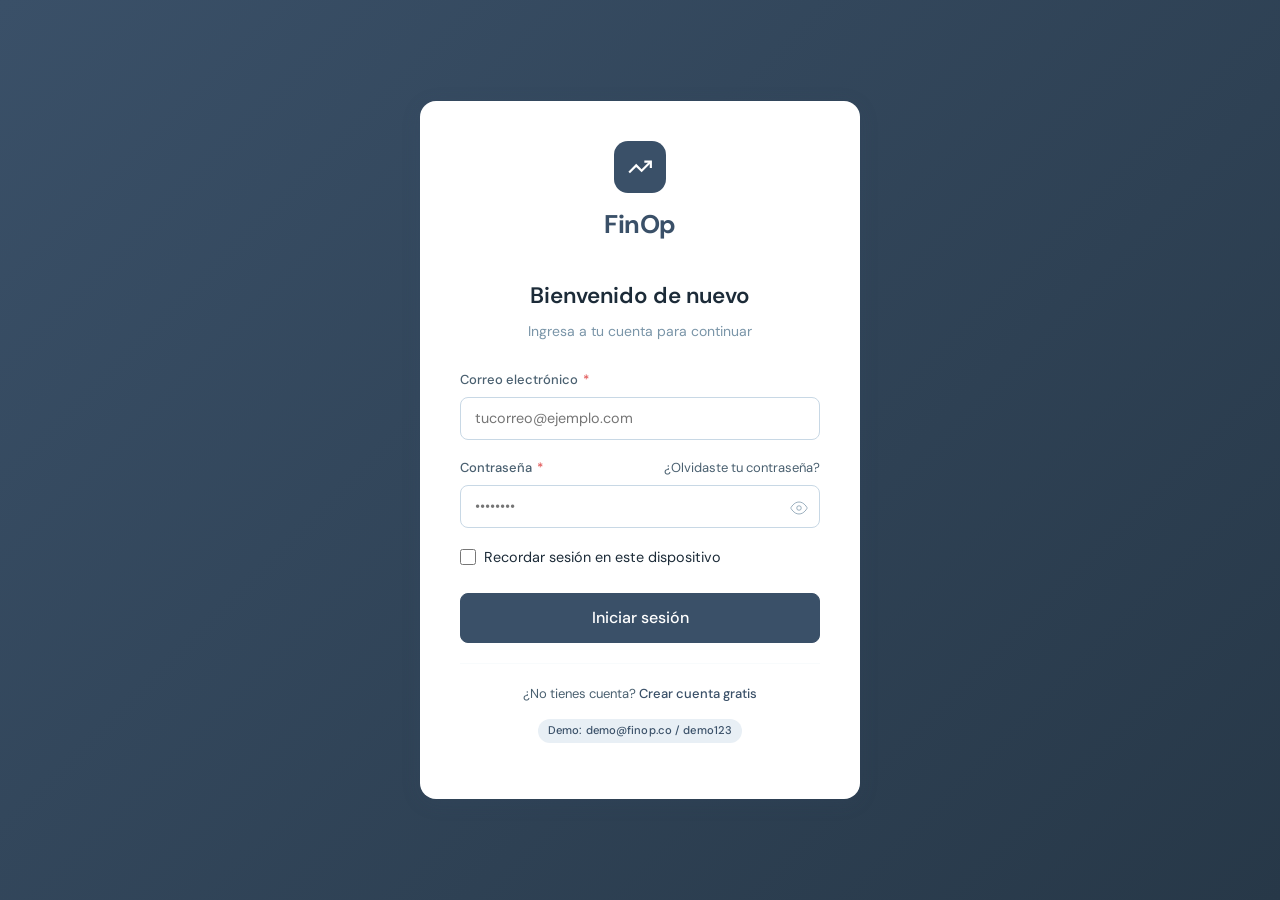
<file: index.html>
<!DOCTYPE html>
<html lang="es">
<head>
  <meta charset="UTF-8">
  <meta http-equiv="refresh" content="0; url=login.html">
  <title>FinOp</title>
</head>
<body>
  <p>Redirigiendo... <a href="login.html">Haz clic aquí</a></p>
</body>
</html>
</file>
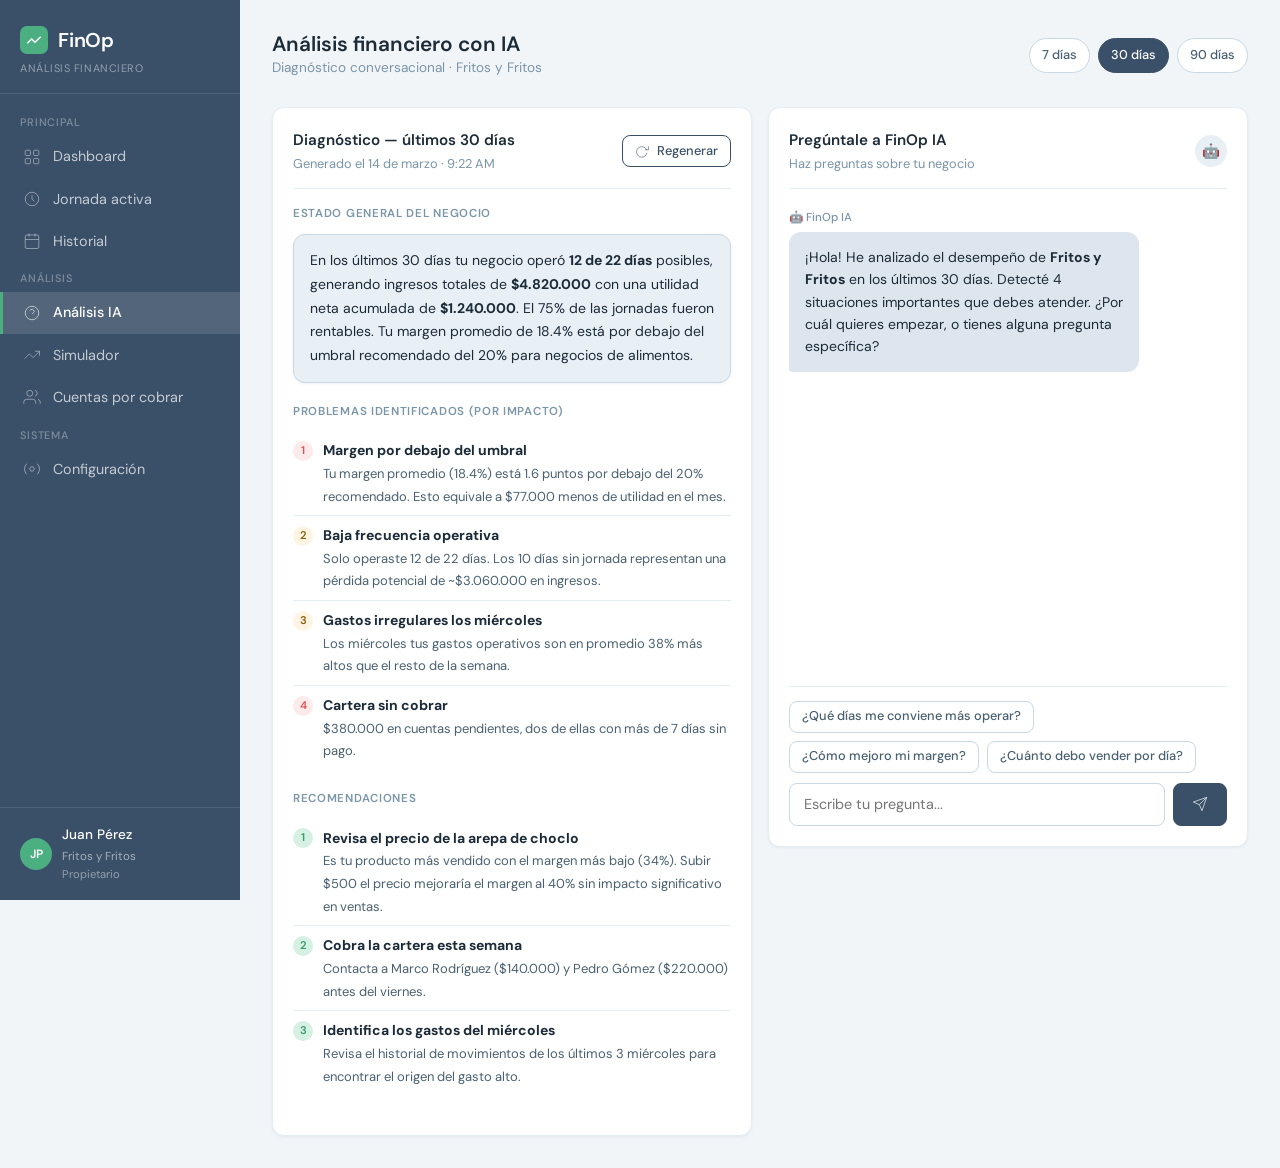
<file: analisis.html>
<!DOCTYPE html>
<html lang="es">
<head>
  <meta charset="UTF-8"><meta name="viewport" content="width=device-width, initial-scale=1.0">
  <title>FinOp — Análisis IA</title>
  <link href="https://cdn.jsdelivr.net/npm/bootstrap@5.3.3/dist/css/bootstrap.min.css" rel="stylesheet">
  <link href="https://fonts.googleapis.com/css2?family=DM+Sans:wght@300;400;500;600&family=DM+Mono:wght@400;500&display=swap" rel="stylesheet">
  <link href="css/finop.css" rel="stylesheet">
  <link href="css/analisis.css" rel="stylesheet">
</head>
<body>
<div id="sidebar-root"></div>
<main class="fo-main">
  <div class="fo-topbar">
    <div><h1 class="fo-page-title">Análisis financiero con IA</h1><p class="fo-page-sub">Diagnóstico conversacional · Fritos y Fritos</p></div>
    <div class="fo-topbar-actions" id="periodo-btns">
      <button class="periodo-btn" onclick="setPeriodo(7,this)">7 días</button>
      <button class="periodo-btn active" onclick="setPeriodo(30,this)">30 días</button>
      <button class="periodo-btn" onclick="setPeriodo(90,this)">90 días</button>
    </div>
  </div>

  <div class="row g-3">
    <!-- Diagnóstico estructurado -->
    <div class="col-md-6">
      <div class="fo-card" style="height:100%;">
        <div class="fo-card-header">
          <div>
            <div class="fo-card-title">Diagnóstico — últimos 30 días</div>
            <div class="fo-card-subtitle" id="diag-fecha">Generado el 14 de marzo · 9:22 AM</div>
          </div>
          <button class="fo-btn fo-btn-outline fo-btn-sm" id="btn-generar" onclick="generarDiagnostico()">
            <svg width="14" height="14" fill="none" stroke="currentColor" viewBox="0 0 24 24"><polyline points="23 4 23 10 17 10"/><path d="M20.49 15a9 9 0 1 1-.43-4.52"/></svg>
            Regenerar
          </button>
        </div>

        <!-- Estado general -->
        <div class="diag-section">
          <div class="diag-section-title">Estado general del negocio</div>
          <div class="fo-card" style="background:var(--fo-info-lt);border-color:var(--fo-surface-dark);padding:.875rem 1rem;" id="estado-general">
            <div style="font-size:.875rem;line-height:1.7;color:var(--fo-text);">
              En los últimos 30 días tu negocio operó <strong>12 de 22 días</strong> posibles, generando ingresos totales de <strong>$4.820.000</strong> con una utilidad neta acumulada de <strong>$1.240.000</strong>. El 75% de las jornadas fueron rentables. Tu margen promedio de 18.4% está por debajo del umbral recomendado del 20% para negocios de alimentos.
            </div>
          </div>
        </div>

        <!-- Problemas -->
        <div class="diag-section">
          <div class="diag-section-title">Problemas identificados (por impacto)</div>
          <div id="problemas-list">
            <div class="diag-item">
              <div class="diag-num danger">1</div>
              <div><strong>Margen por debajo del umbral</strong><br><span class="fo-small">Tu margen promedio (18.4%) está 1.6 puntos por debajo del 20% recomendado. Esto equivale a $77.000 menos de utilidad en el mes.</span></div>
            </div>
            <div class="diag-item">
              <div class="diag-num warning">2</div>
              <div><strong>Baja frecuencia operativa</strong><br><span class="fo-small">Solo operaste 12 de 22 días. Los 10 días sin jornada representan una pérdida potencial de ~$3.060.000 en ingresos.</span></div>
            </div>
            <div class="diag-item">
              <div class="diag-num warning">3</div>
              <div><strong>Gastos irregulares los miércoles</strong><br><span class="fo-small">Los miércoles tus gastos operativos son en promedio 38% más altos que el resto de la semana.</span></div>
            </div>
            <div class="diag-item">
              <div class="diag-num danger">4</div>
              <div><strong>Cartera sin cobrar</strong><br><span class="fo-small">$380.000 en cuentas pendientes, dos de ellas con más de 7 días sin pago.</span></div>
            </div>
          </div>
        </div>

        <!-- Recomendaciones -->
        <div class="diag-section">
          <div class="diag-section-title">Recomendaciones</div>
          <div id="recomendaciones-list">
            <div class="diag-item">
              <div class="diag-num success">1</div>
              <div><strong>Revisa el precio de la arepa de choclo</strong><br><span class="fo-small">Es tu producto más vendido con el margen más bajo (34%). Subir $500 el precio mejoraría el margen al 40% sin impacto significativo en ventas.</span></div>
            </div>
            <div class="diag-item">
              <div class="diag-num success">2</div>
              <div><strong>Cobra la cartera esta semana</strong><br><span class="fo-small">Contacta a Marco Rodríguez ($140.000) y Pedro Gómez ($220.000) antes del viernes.</span></div>
            </div>
            <div class="diag-item">
              <div class="diag-num success">3</div>
              <div><strong>Identifica los gastos del miércoles</strong><br><span class="fo-small">Revisa el historial de movimientos de los últimos 3 miércoles para encontrar el origen del gasto alto.</span></div>
            </div>
          </div>
        </div>
      </div>
    </div>

    <!-- Chat conversacional -->
    <div class="col-md-6">
      <div class="fo-card" style="display:flex;flex-direction:column;height:calc(100vh - 10rem);">
        <div class="fo-card-header">
          <div>
            <div class="fo-card-title">Pregúntale a FinOp IA</div>
            <div class="fo-card-subtitle">Haz preguntas sobre tu negocio</div>
          </div>
          <div style="width:32px;height:32px;background:var(--fo-info-lt);border-radius:50%;display:flex;align-items:center;justify-content:center;font-size:.9rem;">🤖</div>
        </div>
        <div id="chat-messages" style="flex:1;overflow-y:auto;padding:.25rem 0;" class="fo-chat-wrap"></div>
        <div style="padding-top:.875rem;border-top:1px solid var(--fo-border-light);">
          <div style="display:flex;gap:.5rem;flex-wrap:wrap;margin-bottom:.625rem;" id="sugerencias-wrap">
            <button class="fo-btn fo-btn-ghost fo-btn-sm" onclick="sendSugerencia(this.textContent)">¿Qué días me conviene más operar?</button>
            <button class="fo-btn fo-btn-ghost fo-btn-sm" onclick="sendSugerencia(this.textContent)">¿Cómo mejoro mi margen?</button>
            <button class="fo-btn fo-btn-ghost fo-btn-sm" onclick="sendSugerencia(this.textContent)">¿Cuánto debo vender por día?</button>
          </div>
          <div style="display:flex;gap:.5rem;">
            <input class="fo-input" type="text" id="chat-input" placeholder="Escribe tu pregunta..." onkeydown="if(event.key==='Enter')sendMsg()">
            <button class="fo-btn fo-btn-primary" onclick="sendMsg()">
              <svg width="16" height="16" fill="none" stroke="currentColor" viewBox="0 0 24 24"><line x1="22" y1="2" x2="11" y2="13"/><polygon points="22 2 15 22 11 13 2 9 22 2"/></svg>
            </button>
          </div>
        </div>
      </div>
    </div>
  </div>
</main>

<script src="https://cdn.jsdelivr.net/npm/bootstrap@5.3.3/dist/js/bootstrap.bundle.min.js"></script>
<script src="js/finop.js"></script>
<script src="js/analisis.js"></script>
</body></html>
</file>
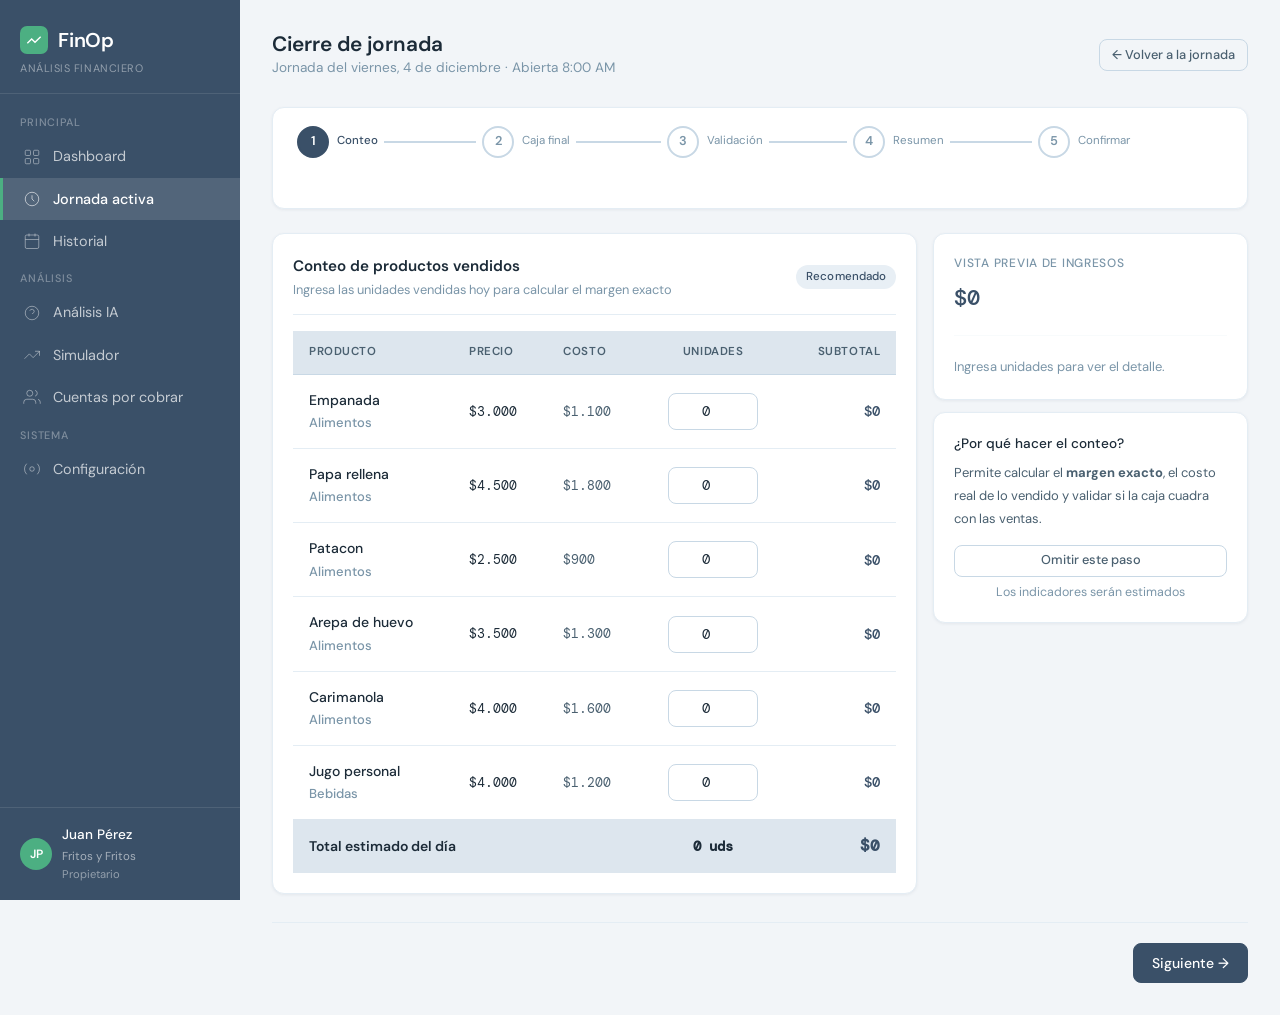
<file: cierre.html>
<!DOCTYPE html>
<html lang="es">
<head>
  <meta charset="UTF-8">
  <meta name="viewport" content="width=device-width, initial-scale=1.0">
  <title>FinOp — Cierre de jornada</title>
  <link href="https://cdn.jsdelivr.net/npm/bootstrap@5.3.3/dist/css/bootstrap.min.css" rel="stylesheet">
  <link href="https://fonts.googleapis.com/css2?family=DM+Sans:wght@300;400;500;600&family=DM+Mono:wght@400;500&display=swap" rel="stylesheet">
  <link href="css/finop.css" rel="stylesheet">
  <link href="css/cierre.css" rel="stylesheet">
</head>
<body>

<div id="sidebar-root"></div>

<main class="fo-main">

  <!-- Topbar -->
  <div class="fo-topbar">
    <div>
      <h1 class="fo-page-title">Cierre de jornada</h1>
      <p class="fo-page-sub" id="topbar-meta">Cargando...</p>
    </div>
    <a href="jornada-activa.html" class="fo-btn fo-btn-ghost fo-btn-sm">← Volver a la jornada</a>
  </div>

  <!-- Indicador de pasos -->
  <div class="step-card">
    <div class="fo-steps">
      <div class="fo-step active" id="ste-1">
        <div class="fo-step-circle" id="sc-1">1</div>
        <span class="fo-step-label">Conteo</span>
        <div class="fo-step-line" id="sl-1"></div>
      </div>
      <div class="fo-step" id="ste-2">
        <div class="fo-step-circle" id="sc-2">2</div>
        <span class="fo-step-label">Caja final</span>
        <div class="fo-step-line" id="sl-2"></div>
      </div>
      <div class="fo-step" id="ste-3">
        <div class="fo-step-circle" id="sc-3">3</div>
        <span class="fo-step-label">Validación</span>
        <div class="fo-step-line" id="sl-3"></div>
      </div>
      <div class="fo-step" id="ste-4">
        <div class="fo-step-circle" id="sc-4">4</div>
        <span class="fo-step-label">Resumen</span>
        <div class="fo-step-line" id="sl-4"></div>
      </div>
      <div class="fo-step" id="ste-5">
        <div class="fo-step-circle" id="sc-5">5</div>
        <span class="fo-step-label">Confirmar</span>
      </div>
    </div>
  </div>

  <!-- ══════════════════════════════════════
       PASO 1 — Conteo de productos
  ════════════════════════════════════════ -->
  <div class="paso visible" id="paso-1">
    <div class="row g-3">
      <div class="col-md-8">
        <div class="fo-card">
          <div class="fo-card-header">
            <div>
              <div class="fo-card-title">Conteo de productos vendidos</div>
              <div class="fo-card-subtitle">Ingresa las unidades vendidas hoy para calcular el margen exacto</div>
            </div>
            <span class="fo-badge fo-badge-info">Recomendado</span>
          </div>
          <div style="overflow-x:auto;">
            <table class="fo-table" style="min-width:480px;">
              <thead>
                <tr>
                  <th>Producto</th>
                  <th>Precio</th>
                  <th>Costo</th>
                  <th style="text-align:center;">Unidades</th>
                  <th style="text-align:right;">Subtotal</th>
                </tr>
              </thead>
              <tbody id="conteo-tbody"></tbody>
              <tfoot>
                <tr style="background:var(--fo-surface);">
                  <td colspan="3" style="font-weight:600;font-size:.875rem;padding:.875rem 1rem;">
                    Total estimado del día
                  </td>
                  <td style="font-family:var(--fo-font-mono);font-weight:600;text-align:center;padding:.875rem 1rem;"
                      id="tfoot-uds">0 uds</td>
                  <td style="font-family:var(--fo-font-mono);font-weight:700;color:var(--fo-primary);text-align:right;padding:.875rem 1rem;font-size:1rem;"
                      id="tfoot-total">$0</td>
                </tr>
              </tfoot>
            </table>
          </div>
        </div>
      </div>

      <div class="col-md-4">
        <!-- Vista previa en tiempo real -->
        <div class="fo-card" style="margin-bottom:.75rem;">
          <div class="fo-label" style="margin-bottom:.5rem;">Vista previa de ingresos</div>
          <div id="preview-ingresos" class="fo-amount" style="font-size:1.35rem;">$0</div>
          <hr class="fo-divider">
          <div id="preview-productos" class="fo-small" style="color:var(--fo-text-muted);line-height:1.7;">
            Ingresa unidades para ver el detalle.
          </div>
        </div>

        <div class="fo-card">
          <div style="font-size:.85rem;font-weight:500;margin-bottom:.5rem;">¿Por qué hacer el conteo?</div>
          <div class="fo-small" style="color:var(--fo-text-secondary);line-height:1.75;margin-bottom:.875rem;">
            Permite calcular el <strong>margen exacto</strong>, el costo real de lo vendido y validar si la caja cuadra con las ventas.
          </div>
          <button class="fo-btn fo-btn-ghost fo-btn-sm fo-btn-block" id="btn-omitir">
            Omitir este paso
          </button>
          <div class="fo-hint text-center" style="margin-top:.375rem;">Los indicadores serán estimados</div>
        </div>
      </div>
    </div>
  </div>

  <!-- ══════════════════════════════════════
       PASO 2 — Caja final
  ════════════════════════════════════════ -->
  <div class="paso" id="paso-2">
    <div class="row justify-content-center">
      <div class="col-md-5">
        <div class="fo-card" style="padding:2.5rem 2rem;text-align:center;">
          <div style="font-size:3rem;margin-bottom:1rem;">💰</div>
          <div class="fo-subheading" style="margin-bottom:.375rem;">¿Cuánto hay en caja ahora?</div>
          <div class="fo-muted" style="margin-bottom:1.75rem;">
            Cuenta el efectivo físico antes de cerrar la jornada
          </div>

          <div class="caja-big-wrap" id="caja-big-wrap">
            <div class="caja-big-prefix">$</div>
            <input
              type="number"
              id="caja-final-input"
              placeholder="0"
              min="0"
              step="1000"
              autocomplete="off"
            >
          </div>
          <div id="caja-error-msg">Ingresa el valor de caja para continuar.</div>

          <div style="margin-top:1.25rem;display:flex;flex-direction:column;gap:.375rem;">
            <div class="fo-hint">Caja inicial: <strong id="hint-caja-ini">$150.000</strong></div>
            <div class="fo-hint">Caja esperada según movimientos: <strong id="hint-caja-esp" style="color:var(--fo-primary);">calculando...</strong></div>
          </div>
        </div>
      </div>
    </div>
  </div>

  <!-- ══════════════════════════════════════
       PASO 3 — Validación de caja
  ════════════════════════════════════════ -->
  <div class="paso" id="paso-3">
    <div class="row g-3 justify-content-center">
      <div class="col-lg-9">
        <div class="fo-card">
          <div class="fo-card-header">
            <div class="fo-card-title">Reconciliación de caja</div>
            <span class="fo-badge" id="val-badge">—</span>
          </div>
          <div class="row g-3">
            <!-- Desglose caja esperada -->
            <div class="col-md-5">
              <div style="background:var(--fo-surface);border-radius:var(--fo-radius-lg);padding:1.25rem;height:100%;">
                <div class="fo-label" style="margin-bottom:.5rem;">Caja esperada</div>
                <div class="fo-amount" id="val-esperada" style="margin-bottom:.875rem;">$0</div>
                <div style="height:1px;background:var(--fo-border);margin:.625rem 0;"></div>
                <div id="val-desglose"></div>
              </div>
            </div>
            <!-- Caja registrada y diferencia -->
            <div class="col-md-7">
              <div style="background:var(--fo-surface);border-radius:var(--fo-radius-lg);padding:1.125rem;text-align:center;margin-bottom:.75rem;">
                <div class="fo-label" style="margin-bottom:.375rem;">Caja que contaste</div>
                <div class="fo-amount" id="val-registrada">$0</div>
              </div>
              <div class="diff-box" id="diff-box">
                <div class="fo-label" style="margin-bottom:.375rem;" id="diff-lbl">Diferencia</div>
                <div class="diff-val" id="diff-valor">$0</div>
                <div style="font-size:.775rem;margin-top:.375rem;" id="diff-hint"></div>
              </div>
              <div class="fo-alert" id="val-alert" style="margin-top:.75rem;">
                <span class="fo-alert-icon" id="val-icon">ℹ️</span>
                <div class="fo-alert-text fo-small" id="val-msg"></div>
              </div>
            </div>
          </div>
        </div>
      </div>
    </div>
  </div>

  <!-- ══════════════════════════════════════
       PASO 4 — Resumen financiero
  ════════════════════════════════════════ -->
  <div class="paso" id="paso-4">
    <div class="row g-3">
      <!-- Estado de resultados -->
      <div class="col-md-6">
        <div class="fo-card">
          <div class="fo-card-header">
            <div class="fo-card-title">Estado de resultados del día</div>
            <span class="fo-badge" id="r-precision-badge">—</span>
          </div>

          <div class="fo-summary-row">
            <span class="s-label">Ingresos operativos</span>
            <span class="s-value" id="r-ingresos">—</span>
          </div>
          <div class="fo-summary-row s-neg">
            <span class="s-label">Costo de lo vendido</span>
            <span class="s-value" id="r-costo">—</span>
          </div>
          <div class="fo-summary-row s-pos highlight">
            <span class="s-label">Utilidad bruta</span>
            <span class="s-value" id="r-util-bruta">—</span>
          </div>

          <hr class="fo-divider" style="margin:.5rem 0;">

          <div class="fo-summary-row s-neg">
            <span class="s-label">Gastos de la jornada</span>
            <span class="s-value" id="r-gastos">—</span>
          </div>
          <div class="fo-summary-row s-neg">
            <span class="s-label">Costos fijos del día</span>
            <span class="s-value" id="r-fijos">—</span>
          </div>
          <div class="fo-summary-row s-total" id="r-neta-row">
            <span class="s-label">Utilidad neta</span>
            <span class="s-value" id="r-neta">—</span>
          </div>

          <!-- Resultado del día -->
          <div class="fo-day-result" id="result-card" style="margin-top:1rem;">
            <span class="fo-day-result-icon" id="res-icon">—</span>
            <div>
              <div class="fo-day-result-title" id="res-title">Calculando...</div>
              <div class="fo-day-result-sub"  id="res-sub"></div>
            </div>
          </div>
        </div>
      </div>

      <!-- Indicadores + productos -->
      <div class="col-md-6">
        <div class="fo-card" style="margin-bottom:1rem;">
          <div class="fo-card-header">
            <div class="fo-card-title">Indicadores del día</div>
          </div>
          <div class="fo-summary-row">
            <span class="s-label">Margen de ganancia</span>
            <span class="s-value" id="r-margen">—</span>
          </div>
          <div class="fo-summary-row">
            <span class="s-label">Punto de equilibrio diario</span>
            <span class="s-value" id="r-equilibrio">—</span>
          </div>
          <div class="fo-summary-row" style="border:none;">
            <span class="s-label">Diferencia de caja</span>
            <span class="s-value" id="r-diff">—</span>
          </div>
          <div style="margin-top:.875rem;">
            <div style="display:flex;justify-content:space-between;align-items:center;margin-bottom:.375rem;">
              <div class="fo-label">Margen del día</div>
              <div class="fo-label" style="color:var(--fo-text-muted);">Objetivo 20%</div>
            </div>
            <div style="display:flex;align-items:center;gap:.75rem;">
              <div class="fo-progress-wrap" style="flex:1;">
                <div class="fo-progress-bar" id="margen-bar" style="width:0%;"></div>
              </div>
              <span class="fo-mono" id="margen-bar-lbl" style="min-width:42px;text-align:right;">0%</span>
            </div>
          </div>
        </div>

        <div class="fo-card">
          <div class="fo-card-header">
            <div class="fo-card-title">Detalle de ventas</div>
          </div>
          <div id="r-detalle-ventas"></div>
        </div>
      </div>
    </div>
  </div>

  <!-- ══════════════════════════════════════
       PASO 5 — Confirmación
  ════════════════════════════════════════ -->
  <div class="paso" id="paso-5">
    <div class="row justify-content-center">
      <div class="col-md-6">
        <div class="fo-card" style="padding:2rem;text-align:center;">
          <div style="font-size:3rem;margin-bottom:1rem;">📋</div>
          <div class="fo-subheading" style="margin-bottom:.375rem;">¿Confirmar el cierre?</div>
          <div class="fo-muted" style="margin-bottom:1.75rem;">
            Una vez cerrada la jornada solo puede modificarse con una justificación registrada en auditoría.
          </div>

          <!-- Resumen ejecutivo -->
          <div class="fo-card" style="background:var(--fo-surface);border:none;text-align:left;margin-bottom:1.25rem;">
            <div class="fo-summary-row">
              <span class="s-label">Fecha de jornada</span>
              <span class="s-value" id="cf-fecha">—</span>
            </div>
            <div class="fo-summary-row">
              <span class="s-label">Ingresos del día</span>
              <span class="s-value" id="cf-ingresos">—</span>
            </div>
            <div class="fo-summary-row">
              <span class="s-label">Utilidad neta</span>
              <span class="s-value" id="cf-neta">—</span>
            </div>
            <div class="fo-summary-row">
              <span class="s-label">Margen de ganancia</span>
              <span class="s-value" id="cf-margen">—</span>
            </div>
            <div class="fo-summary-row">
              <span class="s-label">Diferencia de caja</span>
              <span class="s-value" id="cf-diff">—</span>
            </div>
            <div class="fo-summary-row" style="border:none;">
              <span class="s-label">Estado del día</span>
              <span id="cf-estado">—</span>
            </div>
          </div>

          <!-- Alerta diferencia alta (solo se muestra si aplica) -->
          <div id="cf-diff-alert" class="fo-alert warning" style="text-align:left;margin-bottom:1.25rem;display:none;">
            <span class="fo-alert-icon">⚠️</span>
            <div class="fo-alert-text fo-small" id="cf-diff-alert-text"></div>
          </div>

          <!-- Alerta conteo omitido -->
          <div id="cf-conteo-alert" class="fo-alert info" style="text-align:left;margin-bottom:1.5rem;display:none;">
            <span class="fo-alert-icon">ℹ️</span>
            <div class="fo-alert-text fo-small">
              El conteo de productos fue omitido. Los ingresos y márgenes registrados son <strong>estimados</strong>.
            </div>
          </div>

          <div style="display:flex;gap:.75rem;justify-content:center;">
            <button class="fo-btn fo-btn-ghost" onclick="goToPaso(4)">← Revisar resumen</button>
            <button class="fo-btn fo-btn-accent fo-btn-lg" id="btn-confirmar">
              <svg width="16" height="16" fill="none" stroke="currentColor" viewBox="0 0 24 24">
                <polyline points="20 6 9 17 4 12"/>
              </svg>
              Confirmar cierre
            </button>
          </div>
        </div>
      </div>
    </div>
  </div>

  <!-- Navegación -->
  <div style="display:flex;justify-content:space-between;align-items:center;margin-top:1.75rem;padding-top:1.25rem;border-top:1px solid var(--fo-border-light);">
    <button class="fo-btn fo-btn-ghost" id="btn-anterior" style="visibility:hidden;">← Anterior</button>
    <button class="fo-btn fo-btn-primary" id="btn-siguiente">Siguiente →</button>
  </div>

</main>

<script src="https://cdn.jsdelivr.net/npm/bootstrap@5.3.3/dist/js/bootstrap.bundle.min.js"></script>
<script src="js/finop.js"></script>
<script src="js/cierre.js"></script>
</body>
</html>
</file>
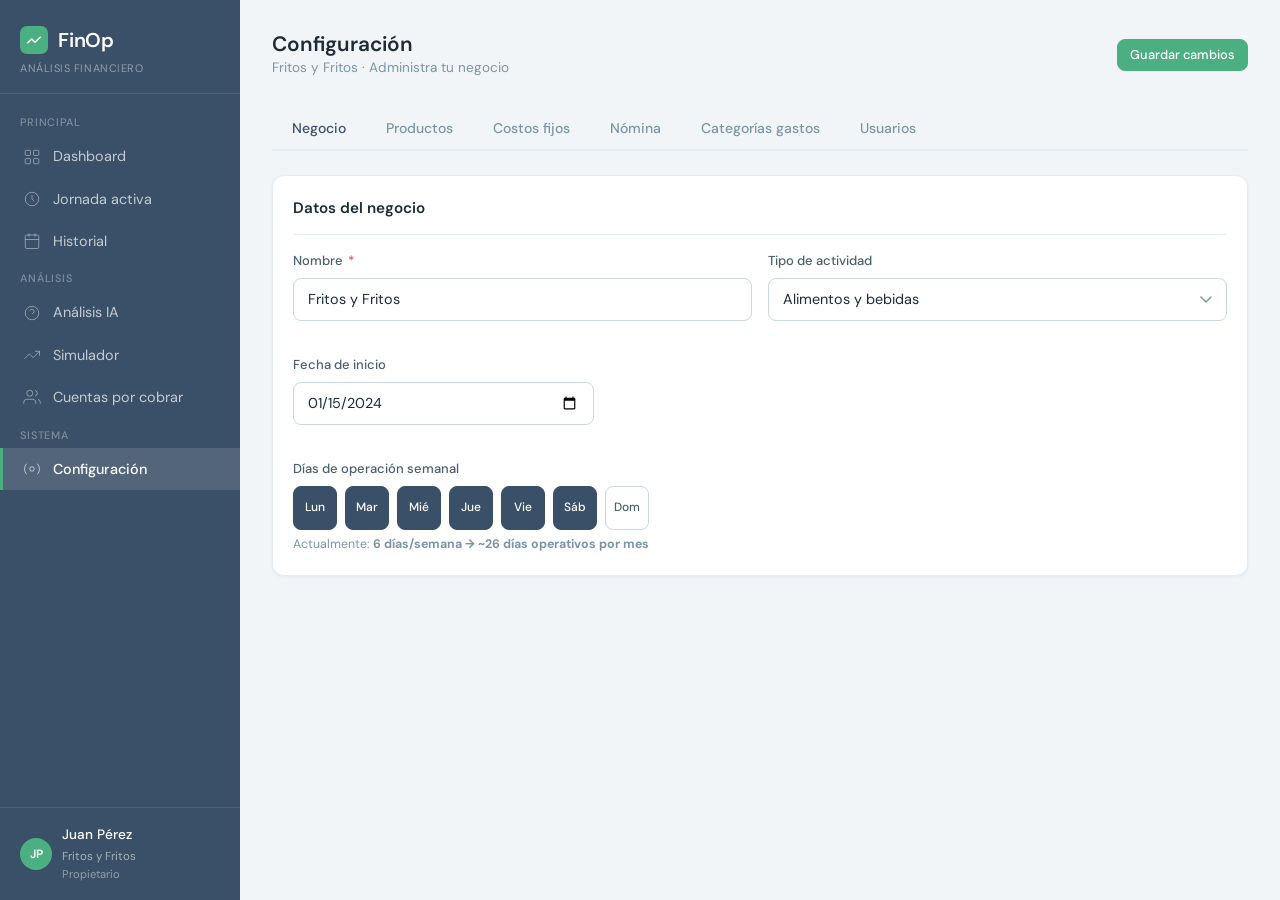
<file: configuracion.html>
<!DOCTYPE html>
<html lang="es">
<head>
  <meta charset="UTF-8"><meta name="viewport" content="width=device-width, initial-scale=1.0">
  <title>FinOp — Configuración</title>
  <link href="https://cdn.jsdelivr.net/npm/bootstrap@5.3.3/dist/css/bootstrap.min.css" rel="stylesheet">
  <link href="https://fonts.googleapis.com/css2?family=DM+Sans:wght@300;400;500;600&family=DM+Mono:wght@400;500&display=swap" rel="stylesheet">
  <link href="css/finop.css" rel="stylesheet">
</head>
<body>
<div id="sidebar-root"></div>
<main class="fo-main">
  <div class="fo-topbar">
    <div><h1 class="fo-page-title">Configuración</h1><p class="fo-page-sub">Fritos y Fritos · Administra tu negocio</p></div>
    <button class="fo-btn fo-btn-accent fo-btn-sm" id="btn-guardar-config" onclick="guardarConfig()">Guardar cambios</button>
  </div>

  <div class="fo-tabs" id="config-tabs">
    <button class="fo-tab active"  data-tab-group="conf" data-tab="negocio"   onclick="switchTab('conf','negocio')">Negocio</button>
    <button class="fo-tab"         data-tab-group="conf" data-tab="productos"  onclick="switchTab('conf','productos')">Productos</button>
    <button class="fo-tab"         data-tab-group="conf" data-tab="costos"     onclick="switchTab('conf','costos')">Costos fijos</button>
    <button class="fo-tab"         data-tab-group="conf" data-tab="nomina"     onclick="switchTab('conf','nomina')">Nómina</button>
    <button class="fo-tab"         data-tab-group="conf" data-tab="categorias" onclick="switchTab('conf','categorias')">Categorías gastos</button>
    <button class="fo-tab"         data-tab-group="conf" data-tab="usuarios"   onclick="switchTab('conf','usuarios')">Usuarios</button>
  </div>

  <!-- TAB: Negocio -->
  <div class="fo-tab-content active" data-tab-content="conf" data-tab="negocio">
    <div class="fo-card">
      <div class="fo-card-header"><div class="fo-card-title">Datos del negocio</div></div>
      <div class="row g-3">
        <div class="col-md-6">
          <div class="fo-form-group">
            <label class="fo-label-text" for="neg-n">Nombre <span class="fo-required">*</span></label>
            <input class="fo-input" type="text" id="neg-n" value="Fritos y Fritos">
          </div>
        </div>
        <div class="col-md-6">
          <div class="fo-form-group">
            <label class="fo-label-text" for="neg-act">Tipo de actividad</label>
            <select class="fo-input fo-select" id="neg-act">
              <option selected>Alimentos y bebidas</option>
              <option>Comercio al por menor</option>
              <option>Servicios personales</option>
              <option>Otro</option>
            </select>
          </div>
        </div>
        <div class="col-md-4">
          <div class="fo-form-group">
            <label class="fo-label-text" for="neg-fecha">Fecha de inicio</label>
            <input class="fo-input" type="date" id="neg-fecha" value="2024-01-15">
          </div>
        </div>
        <div class="col-12">
          <div class="fo-form-group" style="margin-bottom:0;">
            <label class="fo-label-text">Días de operación semanal</label>
            <div class="fo-day-check" id="dias-neg">
              <div class="fo-day-btn selected" data-day="1">Lun</div>
              <div class="fo-day-btn selected" data-day="2">Mar</div>
              <div class="fo-day-btn selected" data-day="3">Mié</div>
              <div class="fo-day-btn selected" data-day="4">Jue</div>
              <div class="fo-day-btn selected" data-day="5">Vie</div>
              <div class="fo-day-btn selected" data-day="6">Sáb</div>
              <div class="fo-day-btn" data-day="7">Dom</div>
            </div>
            <div class="fo-hint">Actualmente: <strong>6 días/semana → ~26 días operativos por mes</strong></div>
          </div>
        </div>
      </div>
    </div>
  </div>

  <!-- TAB: Productos -->
  <div class="fo-tab-content" data-tab-content="conf" data-tab="productos">
    <div class="fo-card" style="padding:0;">
      <div style="padding:1rem 1.25rem;border-bottom:1px solid var(--fo-border-light);display:flex;align-items:center;justify-content:space-between;">
        <div class="fo-card-title">Productos y servicios</div>
        <button class="fo-btn fo-btn-primary fo-btn-sm" onclick="showModal('modal-prod-conf')">
          <svg width="14" height="14" fill="none" stroke="currentColor" viewBox="0 0 24 24"><line x1="12" y1="5" x2="12" y2="19"/><line x1="5" y1="12" x2="19" y2="12"/></svg>
          Agregar
        </button>
      </div>
      <div class="fo-table-wrap" style="border:none;border-radius:0;box-shadow:none;">
        <table class="fo-table">
          <thead><tr><th>Producto</th><th>Categoría</th><th>Precio venta</th><th>Costo unit.</th><th>Margen</th><th>Estado</th><th></th></tr></thead>
          <tbody id="prod-tbody"></tbody>
        </table>
      </div>
    </div>
  </div>

  <!-- TAB: Costos fijos -->
  <div class="fo-tab-content" data-tab-content="conf" data-tab="costos">
    <div class="fo-card" style="padding:0;">
      <div style="padding:1rem 1.25rem;border-bottom:1px solid var(--fo-border-light);display:flex;align-items:center;justify-content:space-between;">
        <div>
          <div class="fo-card-title">Costos fijos</div>
          <div class="fo-card-subtitle">Total mensual: <strong id="total-fijos">$1.165.000</strong> · Equiv. diario: <strong id="total-fijos-dia">$44.808</strong></div>
        </div>
        <button class="fo-btn fo-btn-primary fo-btn-sm" onclick="showModal('modal-costo-conf')">+ Agregar</button>
      </div>
      <div class="fo-table-wrap" style="border:none;border-radius:0;box-shadow:none;">
        <table class="fo-table">
          <thead><tr><th>Nombre</th><th>Valor</th><th>Frecuencia</th><th>Equiv. diario</th><th></th></tr></thead>
          <tbody id="costos-tbody"></tbody>
        </table>
      </div>
    </div>
  </div>

  <!-- TAB: Nómina -->
  <div class="fo-tab-content" data-tab-content="conf" data-tab="nomina">
    <div class="fo-card" style="padding:0;">
      <div style="padding:1rem 1.25rem;border-bottom:1px solid var(--fo-border-light);display:flex;align-items:center;justify-content:space-between;">
        <div>
          <div class="fo-card-title">Empleados</div>
          <div class="fo-card-subtitle">Costo laboral diario total: <strong id="total-nomina-dia">$0</strong></div>
        </div>
        <button class="fo-btn fo-btn-primary fo-btn-sm" onclick="showModal('modal-emp-conf')">+ Agregar</button>
      </div>
      <div class="fo-table-wrap" style="border:none;border-radius:0;box-shadow:none;">
        <table class="fo-table">
          <thead><tr><th>Nombre</th><th>Cargo</th><th>Tipo pago</th><th>Valor</th><th>Costo/día</th><th></th></tr></thead>
          <tbody id="emp-tbody"></tbody>
        </table>
      </div>
    </div>
  </div>

  <!-- TAB: Categorías de gastos -->
  <div class="fo-tab-content" data-tab-content="conf" data-tab="categorias">
    <div class="fo-card">
      <div class="fo-card-header">
        <div>
          <div class="fo-card-title">Categorías de gastos operativos</div>
          <div class="fo-card-subtitle">Usadas para clasificar movimientos durante la jornada</div>
        </div>
        <button class="fo-btn fo-btn-primary fo-btn-sm" onclick="showModal('modal-cat-conf')">+ Agregar</button>
      </div>
      <div id="cats-list"></div>
    </div>
  </div>

  <!-- TAB: Usuarios -->
  <div class="fo-tab-content" data-tab-content="conf" data-tab="usuarios">
    <div class="fo-card">
      <div class="fo-card-header">
        <div class="fo-card-title">Usuarios con acceso</div>
        <button class="fo-btn fo-btn-primary fo-btn-sm" onclick="showModal('modal-usuario-conf')">+ Invitar</button>
      </div>
      <div id="usuarios-list">
        <div style="display:flex;align-items:center;gap:1rem;padding:.875rem 0;border-bottom:1px solid var(--fo-border-light);">
          <div class="fo-avatar fo-avatar-lg">JP</div>
          <div style="flex:1;">
            <div style="font-weight:500;">Juan Pérez</div>
            <div class="fo-small">juan@arepasymas.com</div>
          </div>
          <span class="fo-badge fo-badge-primary">Propietario</span>
        </div>
        <div style="display:flex;align-items:center;gap:1rem;padding:.875rem 0;">
          <div class="fo-avatar fo-avatar-lg" style="background:var(--fo-secondary);">CM</div>
          <div style="flex:1;">
            <div style="font-weight:500;">Carlos Martínez</div>
            <div class="fo-small">carlos@gmail.com</div>
          </div>
          <span class="fo-badge fo-badge-neutral">Operador</span>
          <button class="fo-btn fo-btn-danger fo-btn-sm">Revocar</button>
        </div>
      </div>
    </div>
  </div>
</main>

<!-- Modal producto config -->
<div class="fo-modal-overlay hidden" id="modal-prod-conf">
  <div class="fo-modal">
    <div class="fo-modal-header"><div class="fo-modal-title">Agregar producto</div><button class="fo-close-btn" onclick="hideModal('modal-prod-conf')">✕</button></div>
    <div class="fo-modal-body">
      <div class="fo-form-group"><label class="fo-label-text" for="pc-nombre">Nombre <span class="fo-required">*</span></label><input class="fo-input" type="text" id="pc-nombre" placeholder="Nombre del producto"><div class="fo-error-msg">Requerido.</div></div>
      <div class="row g-2">
        <div class="col-6"><label class="fo-label-text" for="pc-precio">Precio de venta <span class="fo-required">*</span></label><div class="fo-input-prefix"><span class="fo-input-prefix-text">$</span><input class="fo-input" type="number" id="pc-precio" placeholder="0" min="0"></div></div>
        <div class="col-6"><label class="fo-label-text" for="pc-costo">Costo unitario <span class="fo-required">*</span></label><div class="fo-input-prefix"><span class="fo-input-prefix-text">$</span><input class="fo-input" type="number" id="pc-costo" placeholder="0" min="0"></div></div>
      </div>
      <div class="fo-form-group" style="margin-top:.875rem;margin-bottom:0;"><label class="fo-label-text" for="pc-cat">Categoría</label><input class="fo-input" type="text" id="pc-cat" placeholder="Ej: Bebidas"></div>
    </div>
    <div class="fo-modal-footer"><button class="fo-btn fo-btn-ghost" onclick="hideModal('modal-prod-conf')">Cancelar</button><button class="fo-btn fo-btn-primary" onclick="addProducto()">Guardar</button></div>
  </div>
</div>

<!-- Modal invitar usuario -->
<div class="fo-modal-overlay hidden" id="modal-usuario-conf">
  <div class="fo-modal">
    <div class="fo-modal-header"><div class="fo-modal-title">Invitar usuario</div><button class="fo-close-btn" onclick="hideModal('modal-usuario-conf')">✕</button></div>
    <div class="fo-modal-body">
      <div class="fo-form-group"><label class="fo-label-text" for="u-correo">Correo electrónico <span class="fo-required">*</span></label><input class="fo-input" type="email" id="u-correo" placeholder="correo@ejemplo.com"><div class="fo-error-msg">Correo válido requerido.</div></div>
      <div class="fo-form-group" style="margin-bottom:0;"><label class="fo-label-text" for="u-rol">Rol</label>
        <select class="fo-input fo-select" id="u-rol">
          <option value="operador">Operador — Solo registra jornadas</option>
          <option value="propietario">Propietario — Acceso completo</option>
        </select>
        <div class="fo-hint" id="rol-hint">El operador puede abrir, registrar movimientos y cerrar jornadas, pero no ve los indicadores financieros.</div>
      </div>
    </div>
    <div class="fo-modal-footer"><button class="fo-btn fo-btn-ghost" onclick="hideModal('modal-usuario-conf')">Cancelar</button><button class="fo-btn fo-btn-primary" onclick="invitarUsuario()">Enviar invitación</button></div>
  </div>
</div>

<!-- Modal costo fijo -->
<div class="fo-modal-overlay hidden" id="modal-costo-conf">
  <div class="fo-modal">
    <div class="fo-modal-header"><div class="fo-modal-title">Agregar costo fijo</div><button class="fo-close-btn" onclick="hideModal('modal-costo-conf')">✕</button></div>
    <div class="fo-modal-body">
      <div class="fo-form-group"><label class="fo-label-text" for="cf-nombre">Nombre <span class="fo-required">*</span></label><input class="fo-input" type="text" id="cf-nombre" placeholder="Ej: Arriendo local"><div class="fo-error-msg">Requerido.</div></div>
      <div class="row g-2">
        <div class="col-7"><label class="fo-label-text" for="cf-valor">Valor <span class="fo-required">*</span></label><div class="fo-input-prefix"><span class="fo-input-prefix-text">$</span><input class="fo-input" type="number" id="cf-valor" placeholder="0" min="0"></div><div class="fo-error-msg" id="cf-err">Requerido.</div></div>
        <div class="col-5"><label class="fo-label-text" for="cf-freq">Frecuencia</label><select class="fo-input fo-select" id="cf-freq"><option value="mensual">Mensual</option><option value="semanal">Semanal</option><option value="diaria">Diaria</option></select></div>
      </div>
      <div class="fo-hint" style="margin-top:.5rem;">Equivalente diario: <strong id="cf-eq-prev">—</strong></div>
    </div>
    <div class="fo-modal-footer"><button class="fo-btn fo-btn-ghost" onclick="hideModal('modal-costo-conf')">Cancelar</button><button class="fo-btn fo-btn-primary" onclick="addCosto()">Guardar</button></div>
  </div>
</div>

<!-- Modal empleado -->
<div class="fo-modal-overlay hidden" id="modal-emp-conf">
  <div class="fo-modal">
    <div class="fo-modal-header"><div class="fo-modal-title">Agregar empleado</div><button class="fo-close-btn" onclick="hideModal('modal-emp-conf')">✕</button></div>
    <div class="fo-modal-body">
      <div class="fo-form-group"><label class="fo-label-text" for="emp-nombre">Nombre <span class="fo-required">*</span></label><input class="fo-input" type="text" id="emp-nombre" placeholder="Ej: Juan Pérez"><div class="fo-error-msg">Requerido.</div></div>
      <div class="fo-form-group"><label class="fo-label-text" for="emp-cargo">Cargo</label><input class="fo-input" type="text" id="emp-cargo" placeholder="Ej: Cajera"></div>
      <div class="row g-2">
        <div class="col-6"><label class="fo-label-text" for="emp-tipo">Tipo de pago</label><select class="fo-input fo-select" id="emp-tipo"><option value="mensual">Mensual</option><option value="semanal">Semanal</option><option value="diaria">Diaria</option></select></div>
        <div class="col-6"><label class="fo-label-text" for="emp-valor">Valor <span class="fo-required">*</span></label><div class="fo-input-prefix"><span class="fo-input-prefix-text">$</span><input class="fo-input" type="number" id="emp-valor" placeholder="0" min="0"></div><div class="fo-error-msg" id="emp-err">Requerido.</div></div>
      </div>
      <div class="fo-hint" style="margin-top:.5rem;">Costo diario estimado: <strong id="emp-eq-prev">—</strong></div>
    </div>
    <div class="fo-modal-footer"><button class="fo-btn fo-btn-ghost" onclick="hideModal('modal-emp-conf')">Cancelar</button><button class="fo-btn fo-btn-primary" onclick="addEmp()">Guardar</button></div>
  </div>
</div>

<!-- Modal categoría -->
<div class="fo-modal-overlay hidden" id="modal-cat-conf">
  <div class="fo-modal">
    <div class="fo-modal-header"><div class="fo-modal-title">Nueva categoría de gasto</div><button class="fo-close-btn" onclick="hideModal('modal-cat-conf')">✕</button></div>
    <div class="fo-modal-body">
      <div class="fo-form-group" style="margin-bottom:0;"><label class="fo-label-text" for="cat-nombre">Nombre <span class="fo-required">*</span></label><input class="fo-input" type="text" id="cat-nombre" placeholder="Ej: Publicidad"><div class="fo-error-msg">Requerido.</div></div>
    </div>
    <div class="fo-modal-footer"><button class="fo-btn fo-btn-ghost" onclick="hideModal('modal-cat-conf')">Cancelar</button><button class="fo-btn fo-btn-primary" onclick="addCategoria()">Guardar</button></div>
  </div>
</div>

<script src="https://cdn.jsdelivr.net/npm/bootstrap@5.3.3/dist/js/bootstrap.bundle.min.js"></script>
<script src="js/finop.js"></script>
<script src="js/configuracion.js"></script>
</body></html>
</file>
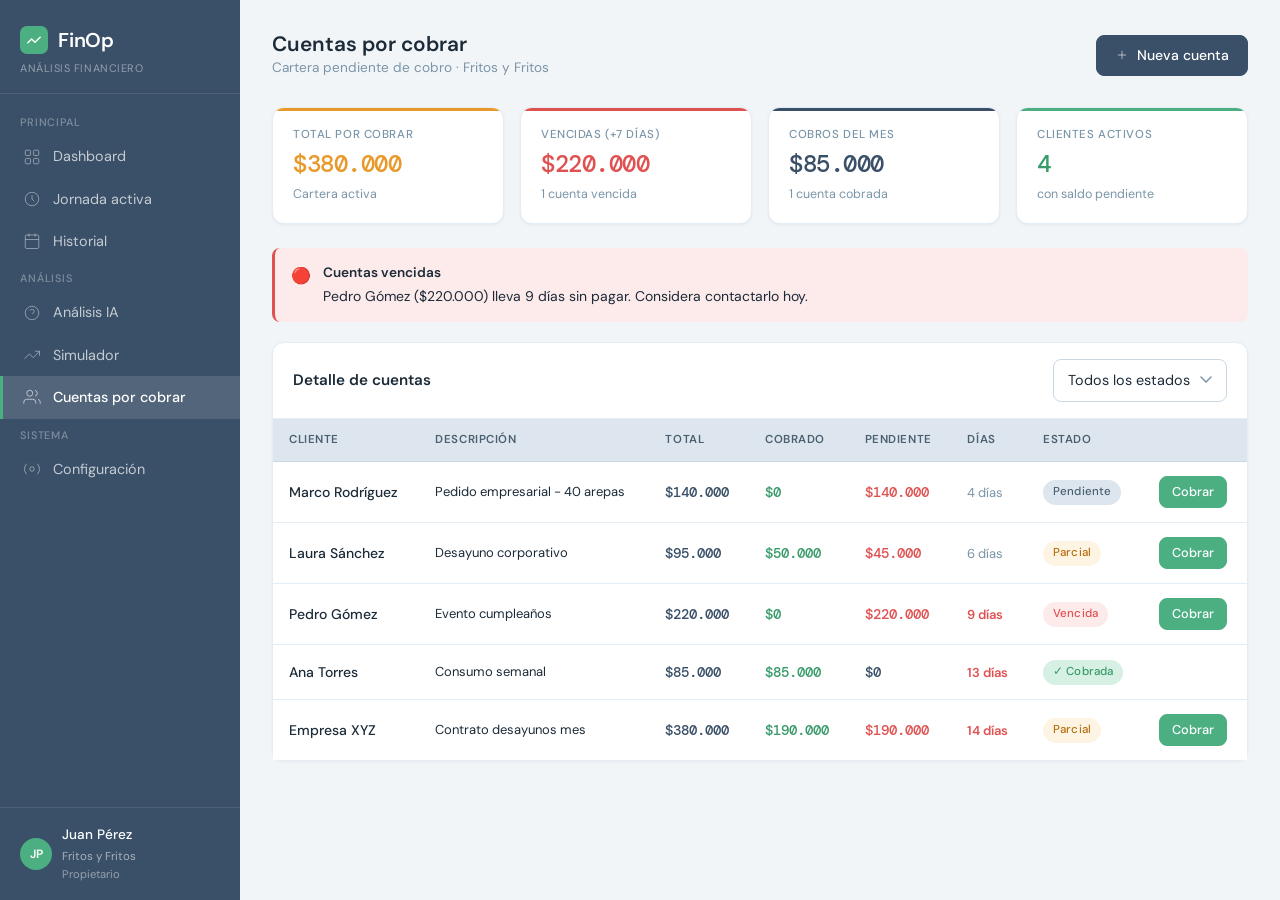
<file: cuentas-cobrar.html>
<!DOCTYPE html>
<html lang="es">
<head>
  <meta charset="UTF-8"><meta name="viewport" content="width=device-width, initial-scale=1.0">
  <title>FinOp — Cuentas por cobrar</title>
  <link href="https://cdn.jsdelivr.net/npm/bootstrap@5.3.3/dist/css/bootstrap.min.css" rel="stylesheet">
  <link href="https://fonts.googleapis.com/css2?family=DM+Sans:wght@300;400;500;600&family=DM+Mono:wght@400;500&display=swap" rel="stylesheet">
  <link href="css/finop.css" rel="stylesheet">
</head>
<body>
<div id="sidebar-root"></div>
<main class="fo-main">
  <div class="fo-topbar">
    <div><h1 class="fo-page-title">Cuentas por cobrar</h1><p class="fo-page-sub">Cartera pendiente de cobro · Fritos y Fritos</p></div>
    <button class="fo-btn fo-btn-primary" onclick="showModal('modal-nueva')">
      <svg width="14" height="14" fill="none" stroke="currentColor" viewBox="0 0 24 24"><line x1="12" y1="5" x2="12" y2="19"/><line x1="5" y1="12" x2="19" y2="12"/></svg>
      Nueva cuenta
    </button>
  </div>

  <!-- KPIs -->
  <div class="row g-3 mb-4">
    <div class="col-md-3 col-6">
      <div class="fo-kpi warning">
        <div class="fo-kpi-label">Total por cobrar</div>
        <div class="fo-kpi-value" style="color:var(--fo-warning);" id="kpi-total">$380.000</div>
        <div class="fo-kpi-sub">Cartera activa</div>
      </div>
    </div>
    <div class="col-md-3 col-6">
      <div class="fo-kpi danger">
        <div class="fo-kpi-label">Vencidas (+7 días)</div>
        <div class="fo-kpi-value" style="color:var(--fo-danger);" id="kpi-vencidas">$220.000</div>
        <div class="fo-kpi-sub">1 cuenta vencida</div>
      </div>
    </div>
    <div class="col-md-3 col-6">
      <div class="fo-kpi">
        <div class="fo-kpi-label">Cobros del mes</div>
        <div class="fo-kpi-value">$85.000</div>
        <div class="fo-kpi-sub">1 cuenta cobrada</div>
      </div>
    </div>
    <div class="col-md-3 col-6">
      <div class="fo-kpi accent">
        <div class="fo-kpi-label">Clientes activos</div>
        <div class="fo-kpi-value" style="color:var(--fo-accent-dark);">4</div>
        <div class="fo-kpi-sub">con saldo pendiente</div>
      </div>
    </div>
  </div>

  <!-- Alerta vencimiento -->
  <div class="fo-alert danger" style="margin-bottom:1.25rem;">
    <span class="fo-alert-icon">🔴</span>
    <div class="fo-alert-text">
      <div class="fo-alert-title">Cuentas vencidas</div>
      Pedro Gómez ($220.000) lleva 9 días sin pagar. Considera contactarlo hoy.
    </div>
  </div>

  <!-- Tabla -->
  <div class="fo-card" style="padding:0;">
    <div style="padding:1rem 1.25rem;border-bottom:1px solid var(--fo-border-light);display:flex;align-items:center;justify-content:space-between;">
      <div class="fo-card-title">Detalle de cuentas</div>
      <select class="fo-input fo-select" id="filtro-cc" style="width:auto;" onchange="renderCuentas()">
        <option value="">Todos los estados</option>
        <option value="pendiente">Pendientes</option>
        <option value="cobrado_parcial">Cobro parcial</option>
        <option value="cobrado">Cobradas</option>
      </select>
    </div>
    <div class="fo-table-wrap" style="border:none;border-radius:0;box-shadow:none;">
      <table class="fo-table">
        <thead>
          <tr>
            <th>Cliente</th>
            <th>Descripción</th>
            <th>Total</th>
            <th>Cobrado</th>
            <th>Pendiente</th>
            <th>Días</th>
            <th>Estado</th>
            <th></th>
          </tr>
        </thead>
        <tbody id="cc-tbody"></tbody>
      </table>
    </div>
  </div>
</main>

<!-- Modal nueva cuenta -->
<div class="fo-modal-overlay hidden" id="modal-nueva">
  <div class="fo-modal">
    <div class="fo-modal-header">
      <div class="fo-modal-title">Nueva venta a crédito</div>
      <button class="fo-close-btn" onclick="hideModal('modal-nueva')">✕</button>
    </div>
    <div class="fo-modal-body">
      <div class="fo-alert info" style="margin-bottom:1rem;">
        <span class="fo-alert-icon">ℹ️</span>
        <div class="fo-alert-text fo-small">Esta venta no afectará la caja hasta que se registre el cobro.</div>
      </div>
      <div class="fo-form-group">
        <label class="fo-label-text" for="n-cliente">Nombre del cliente <span class="fo-required">*</span></label>
        <input class="fo-input" type="text" id="n-cliente" placeholder="Nombre del cliente o empresa">
        <div class="fo-error-msg">El nombre del cliente es requerido.</div>
      </div>
      <div class="fo-form-group">
        <label class="fo-label-text" for="n-desc">Descripción</label>
        <input class="fo-input" type="text" id="n-desc" placeholder="Ej: Pedido empresarial 40 arepas">
      </div>
      <div class="fo-form-group" style="margin-bottom:0;">
        <label class="fo-label-text" for="n-monto">Monto total <span class="fo-required">*</span></label>
        <div class="fo-input-prefix">
          <span class="fo-input-prefix-text">$</span>
          <input class="fo-input" type="number" id="n-monto" placeholder="0" min="1">
        </div>
        <div class="fo-error-msg" id="n-monto-err">Ingresa un monto válido.</div>
      </div>
    </div>
    <div class="fo-modal-footer">
      <button class="fo-btn fo-btn-ghost" onclick="hideModal('modal-nueva')">Cancelar</button>
      <button class="fo-btn fo-btn-primary" onclick="guardarCuenta()">Registrar</button>
    </div>
  </div>
</div>

<!-- Modal registrar cobro -->
<div class="fo-modal-overlay hidden" id="modal-cobro">
  <div class="fo-modal">
    <div class="fo-modal-header">
      <div class="fo-modal-title" id="cobro-title">Registrar cobro</div>
      <button class="fo-close-btn" onclick="hideModal('modal-cobro')">✕</button>
    </div>
    <div class="fo-modal-body">
      <div class="fo-card" style="background:var(--fo-surface);border:none;margin-bottom:1rem;padding:.875rem 1rem;">
        <div class="fo-summary-row" style="font-size:.875rem;"><span class="s-label">Deuda total</span><span class="s-value" id="cobro-total">—</span></div>
        <div class="fo-summary-row" style="border:none;font-size:.875rem;"><span class="s-label">Ya cobrado</span><span class="s-value" style="color:var(--fo-accent-dark);" id="cobro-ya">—</span></div>
      </div>
      <div class="fo-form-group" style="margin-bottom:0;">
        <label class="fo-label-text" for="cobro-monto">Monto a cobrar ahora <span class="fo-required">*</span></label>
        <div class="fo-input-prefix">
          <span class="fo-input-prefix-text">$</span>
          <input class="fo-input" type="number" id="cobro-monto" placeholder="0" min="1">
        </div>
        <div class="fo-error-msg" id="cobro-err">Ingresa un monto válido.</div>
      </div>
    </div>
    <div class="fo-modal-footer">
      <button class="fo-btn fo-btn-ghost" onclick="hideModal('modal-cobro')">Cancelar</button>
      <button class="fo-btn fo-btn-accent" id="btn-confirmar-cobro">Confirmar cobro</button>
    </div>
  </div>
</div>

<script src="https://cdn.jsdelivr.net/npm/bootstrap@5.3.3/dist/js/bootstrap.bundle.min.js"></script>
<script src="js/finop.js"></script>
<script src="js/cuentas-cobrar.js"></script>
</body></html>
</file>
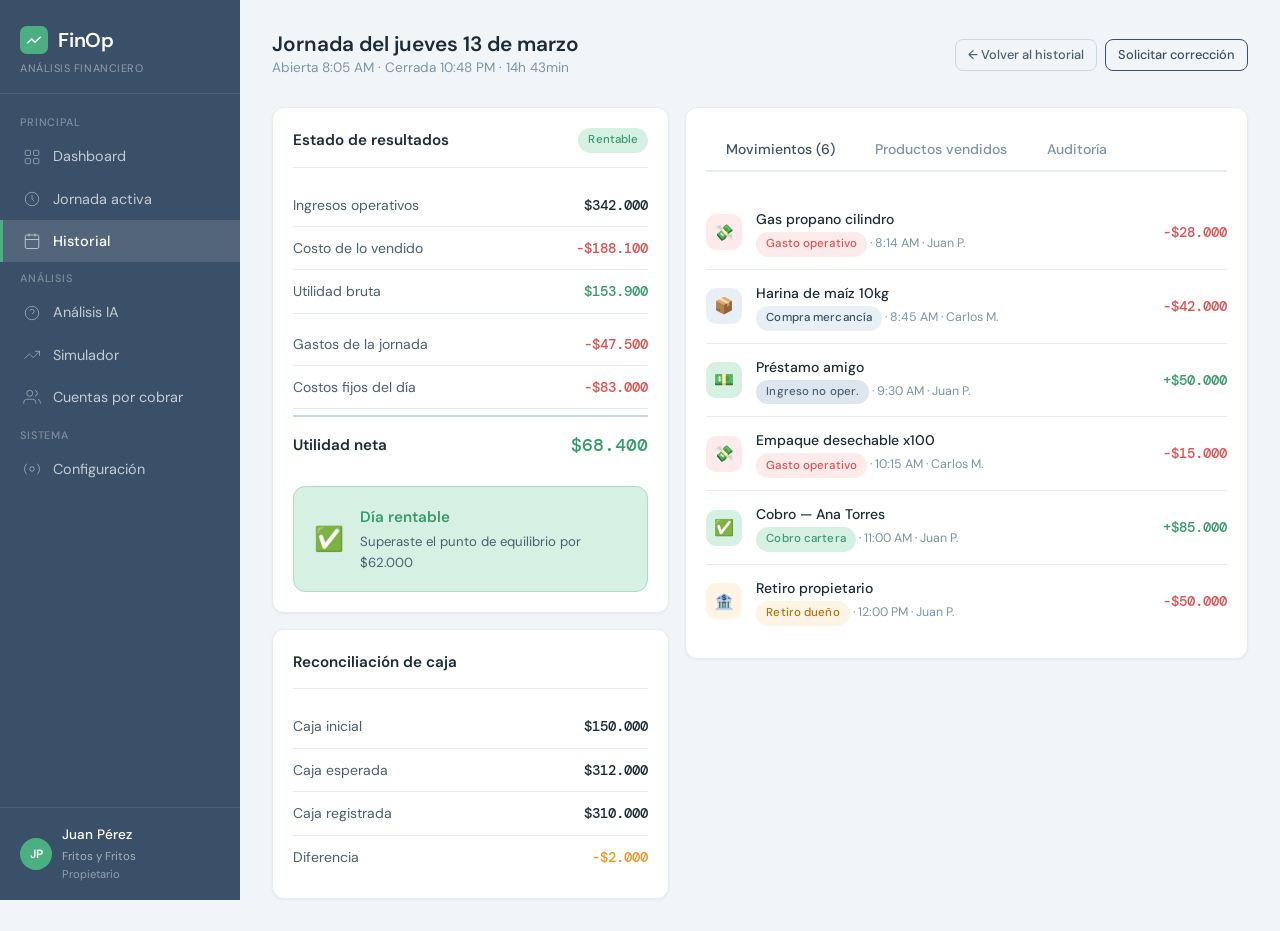
<file: detalle-jornada.html>
<!DOCTYPE html>
<html lang="es">
<head>
  <meta charset="UTF-8"><meta name="viewport" content="width=device-width, initial-scale=1.0">
  <title>FinOp — Detalle de jornada</title>
  <link href="https://cdn.jsdelivr.net/npm/bootstrap@5.3.3/dist/css/bootstrap.min.css" rel="stylesheet">
  <link href="https://fonts.googleapis.com/css2?family=DM+Sans:wght@300;400;500;600&family=DM+Mono:wght@400;500&display=swap" rel="stylesheet">
  <link href="css/finop.css" rel="stylesheet">
</head>
<body>
<div id="sidebar-root"></div>
<main class="fo-main">
  <div class="fo-topbar">
    <div>
      <h1 class="fo-page-title">Jornada del jueves 13 de marzo</h1>
      <p class="fo-page-sub">Abierta 8:05 AM · Cerrada 10:48 PM · 14h 43min</p>
    </div>
    <div class="fo-topbar-actions">
      <a href="historial.html" class="fo-btn fo-btn-ghost fo-btn-sm">← Volver al historial</a>
      <button class="fo-btn fo-btn-outline fo-btn-sm" onclick="showModal('modal-correccion')">Solicitar corrección</button>
    </div>
  </div>

  <div class="row g-3">
    <!-- Indicadores y resultado -->
    <div class="col-md-5">
      <div class="fo-card" style="margin-bottom:1rem;">
        <div class="fo-card-header"><div class="fo-card-title">Estado de resultados</div><span class="fo-badge fo-badge-success">Rentable</span></div>
        <div class="fo-summary-row"><span class="s-label">Ingresos operativos</span><span class="s-value">$342.000</span></div>
        <div class="fo-summary-row s-neg"><span class="s-label">Costo de lo vendido</span><span class="s-value">-$188.100</span></div>
        <div class="fo-summary-row s-pos"><span class="s-label">Utilidad bruta</span><span class="s-value">$153.900</span></div>
        <hr class="fo-divider" style="margin:.25rem 0;">
        <div class="fo-summary-row s-neg"><span class="s-label">Gastos de la jornada</span><span class="s-value">-$47.500</span></div>
        <div class="fo-summary-row s-neg"><span class="s-label">Costos fijos del día</span><span class="s-value">-$83.000</span></div>
        <div class="fo-summary-row s-total s-pos"><span class="s-label">Utilidad neta</span><span class="s-value">$68.400</span></div>
        <div class="fo-day-result rentable">
          <span class="fo-day-result-icon">✅</span>
          <div>
            <div class="fo-day-result-title">Día rentable</div>
            <div class="fo-day-result-sub">Superaste el punto de equilibrio por $62.000</div>
          </div>
        </div>
      </div>
      <div class="fo-card">
        <div class="fo-card-header"><div class="fo-card-title">Reconciliación de caja</div></div>
        <div class="fo-summary-row"><span class="s-label">Caja inicial</span><span class="s-value">$150.000</span></div>
        <div class="fo-summary-row"><span class="s-label">Caja esperada</span><span class="s-value">$312.000</span></div>
        <div class="fo-summary-row"><span class="s-label">Caja registrada</span><span class="s-value">$310.000</span></div>
        <div class="fo-summary-row" style="border:none;"><span class="s-label">Diferencia</span><span class="s-value" style="color:var(--fo-warning);">-$2.000</span></div>
      </div>
    </div>

    <!-- Movimientos y productos -->
    <div class="col-md-7">
      <div class="fo-card" style="margin-bottom:1rem;">
        <div class="fo-tabs" id="tabs-detalle">
          <button class="fo-tab active" data-tab-group="det" data-tab="mov" onclick="switchTab('det','mov')">Movimientos (6)</button>
          <button class="fo-tab" data-tab-group="det" data-tab="prod" onclick="switchTab('det','prod')">Productos vendidos</button>
          <button class="fo-tab" data-tab-group="det" data-tab="audit" onclick="switchTab('det','audit')">Auditoría</button>
        </div>
        <div class="fo-tab-content active" data-tab-content="det" data-tab="mov">
          <div id="feed-detalle"></div>
        </div>
        <div class="fo-tab-content" data-tab-content="det" data-tab="prod">
          <div class="fo-table-wrap" style="border:none;box-shadow:none;">
            <table class="fo-table">
              <thead><tr><th>Producto</th><th>Uds</th><th>Precio</th><th>Costo</th><th>Subtotal</th></tr></thead>
              <tbody>
                <tr><td>Arepa de huevo/td><td class="mono">18</td><td class="mono">$3.500</td><td class="mono">$1.200</td><td class="amount pos">$63.000</td></tr>
                <tr><td>Papa rellena</td><td class="mono">12</td><td class="mono">$4.500</td><td class="mono">$1.600</td><td class="amount pos">$54.000</td></tr>
                <tr><td>Café tinto</td><td class="mono">30</td><td class="mono">$2.000</td><td class="mono">$400</td><td class="amount pos">$60.000</td></tr>
                <tr><td>Jugo de mora</td><td class="mono">15</td><td class="mono">$4.000</td><td class="mono">$1.000</td><td class="amount pos">$60.000</td></tr>
                <tr><td>Empanada</td><td class="mono">35</td><td class="mono">$3.000</td><td class="mono">$900</td><td class="amount pos">$105.000</td></tr>
              </tbody>
            </table>
          </div>
        </div>
        <div class="fo-tab-content" data-tab-content="det" data-tab="audit">
          <div class="fo-empty">
            <div class="fo-empty-icon">🔒</div>
            <div class="fo-empty-text">Sin correcciones registradas.<br>Esta jornada no ha sido modificada.</div>
          </div>
        </div>
      </div>
    </div>
  </div>
</main>

<!-- Modal corrección -->
<div class="fo-modal-overlay hidden" id="modal-correccion">
  <div class="fo-modal">
    <div class="fo-modal-header">
      <div class="fo-modal-title">Solicitar corrección</div>
      <button class="fo-close-btn" onclick="hideModal('modal-correccion')">✕</button>
    </div>
    <div class="fo-modal-body">
      <div class="fo-alert warning" style="margin-bottom:1rem;">
        <span class="fo-alert-icon">⚠️</span>
        <div class="fo-alert-text fo-small">Cualquier cambio quedará registrado en el log de auditoría con tu usuario y la justificación.</div>
      </div>
      <div class="fo-form-group" style="margin-bottom:0;">
        <label class="fo-label-text" for="just-text">Justificación <span class="fo-required">*</span></label>
        <textarea class="fo-input fo-textarea" id="just-text" placeholder="Explica por qué necesitas corregir esta jornada..."></textarea>
        <div class="fo-error-msg">La justificación es obligatoria.</div>
      </div>
    </div>
    <div class="fo-modal-footer">
      <button class="fo-btn fo-btn-ghost" onclick="hideModal('modal-correccion')">Cancelar</button>
      <button class="fo-btn fo-btn-primary" onclick="solicitarCorreccion()">Continuar con la corrección</button>
    </div>
  </div>
</div>

<script src="https://cdn.jsdelivr.net/npm/bootstrap@5.3.3/dist/js/bootstrap.bundle.min.js"></script>
<script src="js/finop.js"></script>
<script src="js/detalle-jornada.js"></script>
</body></html>
</file>
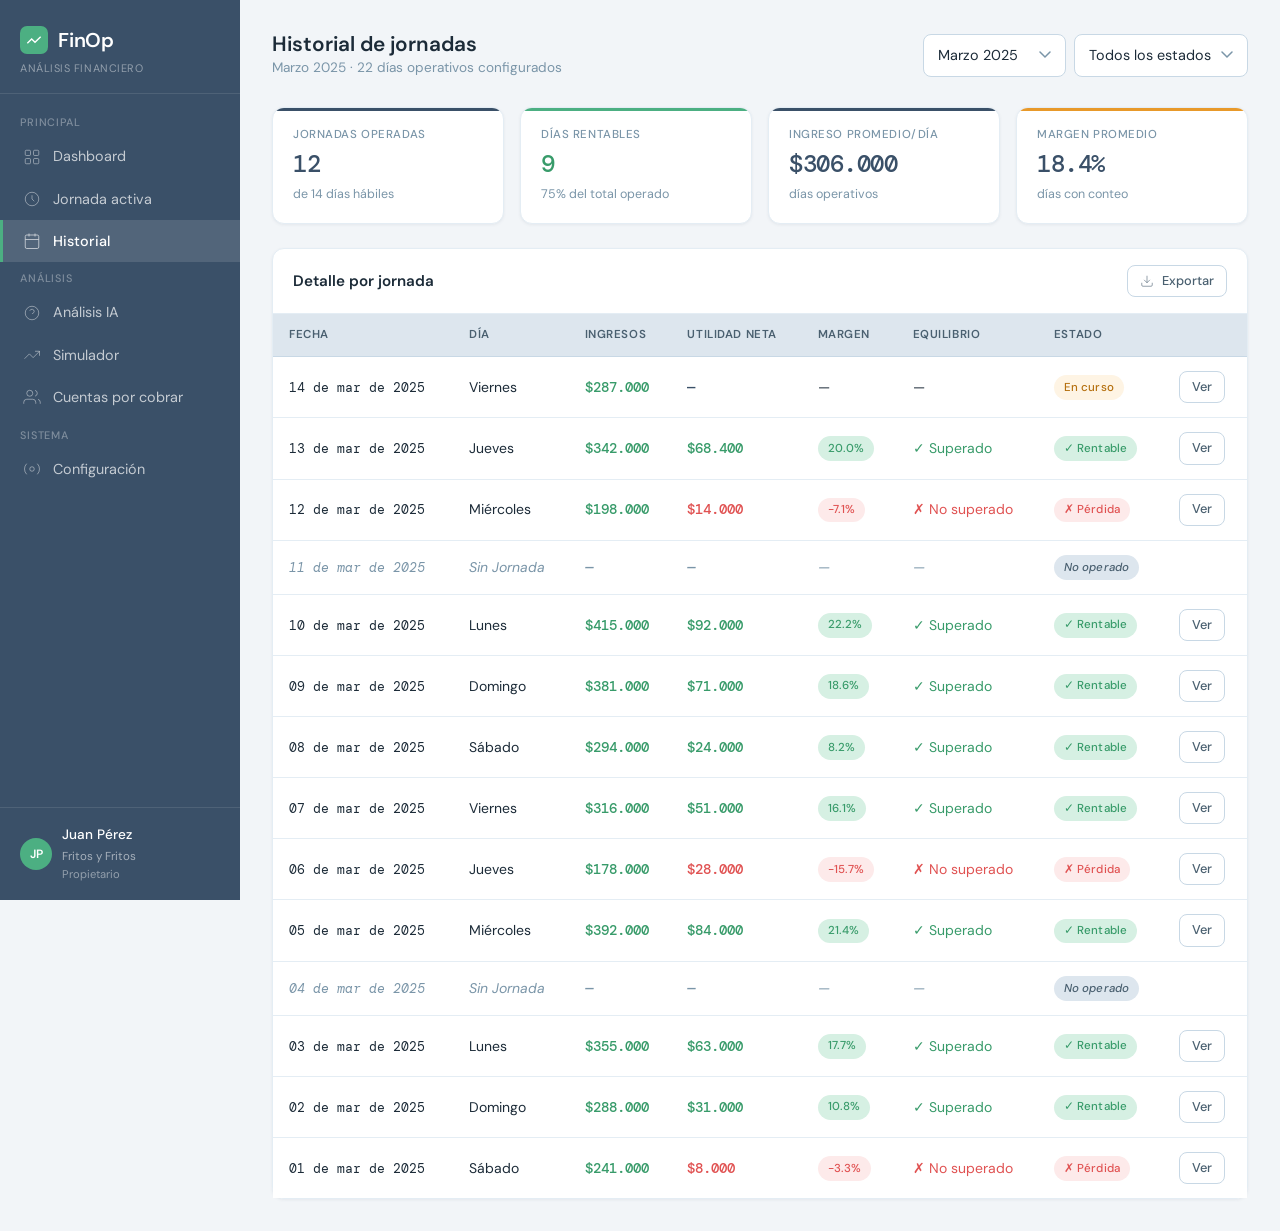
<file: historial.html>
<!DOCTYPE html>
<html lang="es">
<head>
  <meta charset="UTF-8"><meta name="viewport" content="width=device-width, initial-scale=1.0">
  <title>FinOp — Historial</title>
  <link href="https://cdn.jsdelivr.net/npm/bootstrap@5.3.3/dist/css/bootstrap.min.css" rel="stylesheet">
  <link href="https://fonts.googleapis.com/css2?family=DM+Sans:wght@300;400;500;600&family=DM+Mono:wght@400;500&display=swap" rel="stylesheet">
  <link href="css/finop.css" rel="stylesheet">
</head>
<body>
<div id="sidebar-root"></div>
<main class="fo-main">
  <div class="fo-topbar">
    <div><h1 class="fo-page-title">Historial de jornadas</h1><p class="fo-page-sub">Marzo 2025 · 22 días operativos configurados</p></div>
    <div class="fo-topbar-actions">
      <select class="fo-input fo-select" id="filtro-mes" style="width:auto;">
        <option>Marzo 2025</option><option>Febrero 2025</option><option>Enero 2025</option>
      </select>
      <select class="fo-input fo-select" id="filtro-estado" style="width:auto;" onchange="filtrar()">
        <option value="">Todos los estados</option>
        <option value="rentable">Rentables</option>
        <option value="perdida">Con pérdida</option>
        <option value="no_opero">No operados</option>
      </select>
    </div>
  </div>

  <!-- KPIs del mes -->
  <div class="row g-3 mb-4">
    <div class="col-6 col-md-3">
      <div class="fo-kpi"><div class="fo-kpi-label">Jornadas operadas</div><div class="fo-kpi-value">12</div><div class="fo-kpi-sub">de 14 días hábiles</div></div>
    </div>
    <div class="col-6 col-md-3">
      <div class="fo-kpi accent"><div class="fo-kpi-label">Días rentables</div><div class="fo-kpi-value" style="color:var(--fo-accent-dark);">9</div><div class="fo-kpi-sub">75% del total operado</div></div>
    </div>
    <div class="col-6 col-md-3">
      <div class="fo-kpi"><div class="fo-kpi-label">Ingreso promedio/día</div><div class="fo-kpi-value">$306.000</div><div class="fo-kpi-sub">días operativos</div></div>
    </div>
    <div class="col-6 col-md-3">
      <div class="fo-kpi warning"><div class="fo-kpi-label">Margen promedio</div><div class="fo-kpi-value">18.4%</div><div class="fo-kpi-sub">días con conteo</div></div>
    </div>
  </div>

  <!-- Tabla -->
  <div class="fo-card" style="padding:0;">
    <div style="padding:1rem 1.25rem;border-bottom:1px solid var(--fo-border-light);display:flex;align-items:center;justify-content:space-between;">
      <div class="fo-card-title">Detalle por jornada</div>
      <button class="fo-btn fo-btn-ghost fo-btn-sm">
        <svg width="14" height="14" fill="none" stroke="currentColor" viewBox="0 0 24 24"><path d="M21 15v4a2 2 0 0 1-2 2H5a2 2 0 0 1-2-2v-4"/><polyline points="7 10 12 15 17 10"/><line x1="12" y1="15" x2="12" y2="3"/></svg>
        Exportar
      </button>
    </div>
    <div class="fo-table-wrap" style="border:none;border-radius:0;box-shadow:none;">
      <table class="fo-table">
        <thead>
          <tr>
            <th>Fecha</th>
            <th>Día</th>
            <th>Ingresos</th>
            <th>Utilidad neta</th>
            <th>Margen</th>
            <th>Equilibrio</th>
            <th>Estado</th>
            <th></th>
          </tr>
        </thead>
        <tbody id="historial-tbody"></tbody>
      </table>
    </div>
  </div>
</main>

<script src="https://cdn.jsdelivr.net/npm/bootstrap@5.3.3/dist/js/bootstrap.bundle.min.js"></script>
<script src="js/finop.js"></script>
<script src="js/historial.js"></script>
</body></html>
</file>
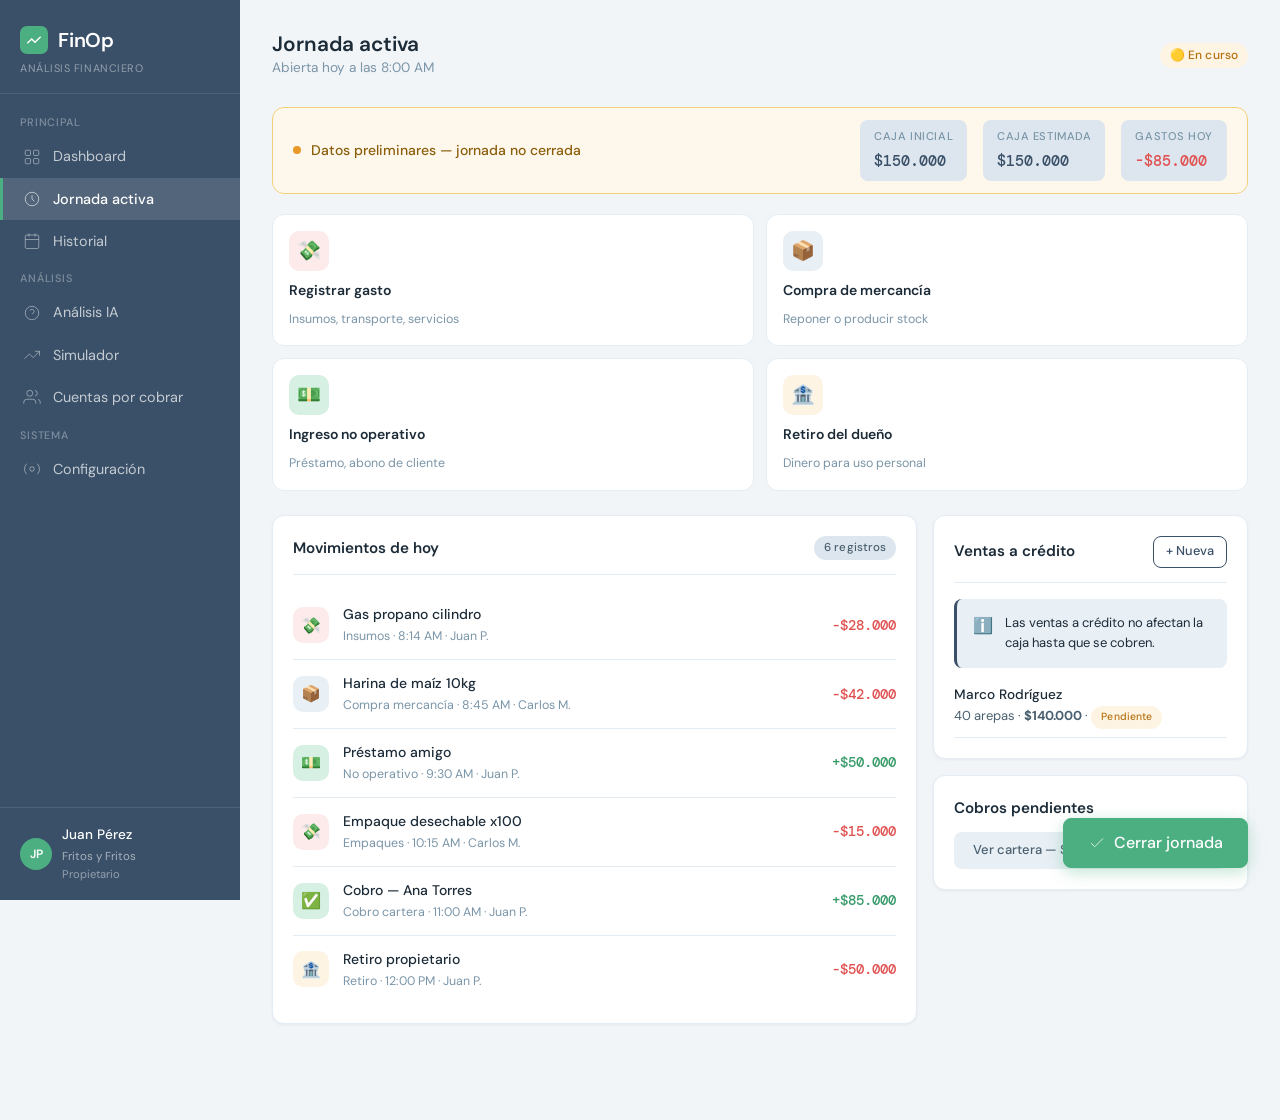
<file: jornada-activa.html>
<!DOCTYPE html>
<html lang="es">
<head>
  <meta charset="UTF-8"><meta name="viewport" content="width=device-width, initial-scale=1.0">
  <title>FinOp — Jornada activa</title>
  <link href="https://cdn.jsdelivr.net/npm/bootstrap@5.3.3/dist/css/bootstrap.min.css" rel="stylesheet">
  <link href="https://fonts.googleapis.com/css2?family=DM+Sans:wght@300;400;500;600&family=DM+Mono:wght@400;500&display=swap" rel="stylesheet">
  <link href="css/finop.css" rel="stylesheet">
  <link href="css/jornada-activa.css" rel="stylesheet">
</head>
<body>
<div id="sidebar-root"></div>
<main class="fo-main" style="padding-bottom:6rem;">

  <div class="fo-topbar">
    <div>
      <h1 class="fo-page-title">Jornada activa</h1>
      <p class="fo-page-sub" id="jornada-meta">Abierta hoy a las 8:00 AM</p>
    </div>
    <div class="fo-topbar-actions">
      <span class="fo-badge fo-badge-warning" style="font-size:.75rem;">🟡 En curso</span>
    </div>
  </div>

  <!-- Indicadores de caja en tiempo real -->
  <div class="fo-status-bar open" style="margin-bottom:1.25rem;">
    <div style="display:flex;align-items:center;gap:.625rem;">
      <span class="fo-status-dot"></span>
      <span>Datos preliminares — jornada no cerrada</span>
    </div>
    <div class="caja-indicator">
      <div class="caja-item"><div class="caja-item-label">Caja inicial</div><div class="caja-item-value" id="caja-inicial">$150.000</div></div>
      <div class="caja-item"><div class="caja-item-label">Caja estimada</div><div class="caja-item-value" id="caja-actual">$237.000</div></div>
      <div class="caja-item"><div class="caja-item-label">Gastos hoy</div><div class="caja-item-value" style="color:var(--fo-danger);" id="gastos-hoy">-$135.000</div></div>
    </div>
  </div>

  <!-- Acciones rápidas -->
  <div class="action-grid">
    <div class="action-card" onclick="openModal('gasto_operativo')">
      <div class="action-icon" style="background:var(--fo-danger-lt);">💸</div>
      <div class="action-label">Registrar gasto</div>
      <div class="action-sub">Insumos, transporte, servicios</div>
    </div>
    <div class="action-card" onclick="openModal('compra_mercancia')">
      <div class="action-icon" style="background:var(--fo-info-lt);">📦</div>
      <div class="action-label">Compra de mercancía</div>
      <div class="action-sub">Reponer o producir stock</div>
    </div>
    <div class="action-card" onclick="openModal('ingreso_no_operativo')">
      <div class="action-icon" style="background:var(--fo-success-lt);">💵</div>
      <div class="action-label">Ingreso no operativo</div>
      <div class="action-sub">Préstamo, abono de cliente</div>
    </div>
    <div class="action-card" onclick="openModal('retiro_dueno')">
      <div class="action-icon" style="background:var(--fo-warning-lt);">🏦</div>
      <div class="action-label">Retiro del dueño</div>
      <div class="action-sub">Dinero para uso personal</div>
    </div>
  </div>

  <div class="row g-3">
    <!-- Feed de movimientos -->
    <div class="col-md-8">
      <div class="fo-card">
        <div class="fo-card-header">
          <div class="fo-card-title">Movimientos de hoy</div>
          <span class="fo-badge fo-badge-neutral" id="mov-count">6 registros</span>
        </div>
        <div id="movimientos-feed"></div>
        <div class="fo-empty hidden" id="mov-empty">
          <div class="fo-empty-icon">📋</div>
          <div class="fo-empty-text">Aún no hay movimientos registrados.<br>Usa los botones de arriba para comenzar.</div>
        </div>
      </div>
    </div>
    <!-- Panel derecho: ventas crédito + mini resumen -->
    <div class="col-md-4">
      <div class="fo-card" style="margin-bottom:1rem;">
        <div class="fo-card-header">
          <div class="fo-card-title">Ventas a crédito</div>
          <button class="fo-btn fo-btn-outline fo-btn-sm" onclick="openModal('credito')">+ Nueva</button>
        </div>
        <div class="fo-alert info" style="margin-bottom:.5rem;">
          <span class="fo-alert-icon">ℹ️</span>
          <div class="fo-alert-text fo-small">Las ventas a crédito no afectan la caja hasta que se cobren.</div>
        </div>
        <div id="creditos-hoy">
          <div style="padding:.5rem 0;border-bottom:1px solid var(--fo-border-light);font-size:.85rem;">
            <div style="font-weight:500;">Marco Rodríguez</div>
            <div class="fo-small">40 arepas · <strong>$140.000</strong> · <span class="fo-badge fo-badge-warning" style="font-size:.65rem;">Pendiente</span></div>
          </div>
        </div>
      </div>
      <div class="fo-card">
        <div class="fo-card-title" style="margin-bottom:.75rem;">Cobros pendientes</div>
        <a href="cuentas-cobrar.html" class="fo-small" style="display:block;text-align:center;padding:.5rem;background:var(--fo-info-lt);border-radius:var(--fo-radius);font-weight:500;">Ver cartera — $380.000 pendientes →</a>
      </div>
    </div>
  </div>
</main>

<!-- FAB: Cerrar jornada -->
<div class="fab">
  <button class="fo-btn fo-btn-accent fo-btn-lg" onclick="window.location.href='cierre.html'" style="box-shadow:0 4px 16px rgba(76,175,130,.35);">
    <svg width="18" height="18" fill="none" stroke="currentColor" viewBox="0 0 24 24"><polyline points="20 6 9 17 4 12"/></svg>
    Cerrar jornada
  </button>
</div>

<!-- Modal de movimiento -->
<div class="fo-modal-overlay hidden" id="modal-mov">
  <div class="fo-modal">
    <div class="fo-modal-header">
      <div class="fo-modal-title" id="modal-mov-title">Registrar movimiento</div>
      <button class="fo-close-btn" onclick="hideModal('modal-mov')">✕</button>
    </div>
    <div class="fo-modal-body">
      <input type="hidden" id="mov-tipo">
      <div class="fo-form-group">
        <label class="fo-label-text" for="mov-desc">Descripción <span class="fo-required">*</span></label>
        <input class="fo-input" type="text" id="mov-desc" placeholder="¿En qué fue este movimiento?">
        <div class="fo-error-msg">La descripción es requerida.</div>
      </div>
      <div class="row g-2">
        <div class="col-7">
          <div class="fo-form-group" style="margin-bottom:0;">
            <label class="fo-label-text" for="mov-monto">Monto <span class="fo-required">*</span></label>
            <div class="fo-input-prefix">
              <span class="fo-input-prefix-text">$</span>
              <input class="fo-input" type="number" id="mov-monto" placeholder="0" min="1">
            </div>
            <div class="fo-error-msg" id="monto-err">Ingresa un monto válido.</div>
          </div>
        </div>
        <div class="col-5">
          <div class="fo-form-group" style="margin-bottom:0;" id="cat-wrap">
            <label class="fo-label-text" for="mov-cat">Categoría</label>
            <select class="fo-input fo-select" id="mov-cat">
              <option value="">Seleccionar...</option>
              <option>Insumos y materias primas</option>
              <option>Empaques y envases</option>
              <option>Transporte y domicilios</option>
              <option>Servicios públicos</option>
              <option>Mantenimiento</option>
              <option>Otros gastos</option>
            </select>
          </div>
        </div>
      </div>
      <div class="fo-form-group" style="margin-top:.875rem;margin-bottom:0;">
        <label class="fo-label-text" for="mov-nota">Nota (opcional)</label>
        <input class="fo-input" type="text" id="mov-nota" placeholder="Observación adicional">
      </div>
    </div>
    <div class="fo-modal-footer">
      <button class="fo-btn fo-btn-ghost" onclick="hideModal('modal-mov')">Cancelar</button>
      <button class="fo-btn fo-btn-primary" id="btn-save-mov">Registrar</button>
    </div>
  </div>
</div>

<!-- Modal apertura de jornada (si no hay jornada abierta) -->
<div class="fo-modal-overlay hidden" id="modal-apertura">
  <div class="fo-modal">
    <div class="fo-modal-header">
      <div class="fo-modal-title">Abrir nueva jornada</div>
    </div>
    <div class="fo-modal-body">
      <div class="fo-alert info" style="margin-bottom:1rem;">
        <span class="fo-alert-icon">ℹ️</span>
        <div class="fo-alert-text fo-small">La caja inicial sugerida es igual a la del día anterior. Puedes editarla.</div>
      </div>
      <div class="fo-form-group">
        <label class="fo-label-text" for="ap-caja">Caja inicial <span class="fo-required">*</span></label>
        <div class="fo-input-prefix">
          <span class="fo-input-prefix-text">$</span>
          <input class="fo-input" type="number" id="ap-caja" value="150000" min="0">
        </div>
        <div class="fo-hint">Sugerido: igual al día anterior ($150.000)</div>
      </div>
      <div class="fo-form-group" style="margin-bottom:0;">
        <label class="fo-label-text" for="ap-nota">Nota de apertura (opcional)</label>
        <input class="fo-input" type="text" id="ap-nota" placeholder="Ej: Día festivo, personal reducido...">
      </div>
    </div>
    <div class="fo-modal-footer">
      <button class="fo-btn fo-btn-ghost" onclick="window.location.href='dashboard.html'">Cancelar</button>
      <button class="fo-btn fo-btn-accent" id="btn-abrir-jornada">Abrir jornada</button>
    </div>
  </div>
</div>

<script src="https://cdn.jsdelivr.net/npm/bootstrap@5.3.3/dist/js/bootstrap.bundle.min.js"></script>
<script src="js/finop.js"></script>
<script src="js/jornada-activa.js"></script>
</body></html>
</file>
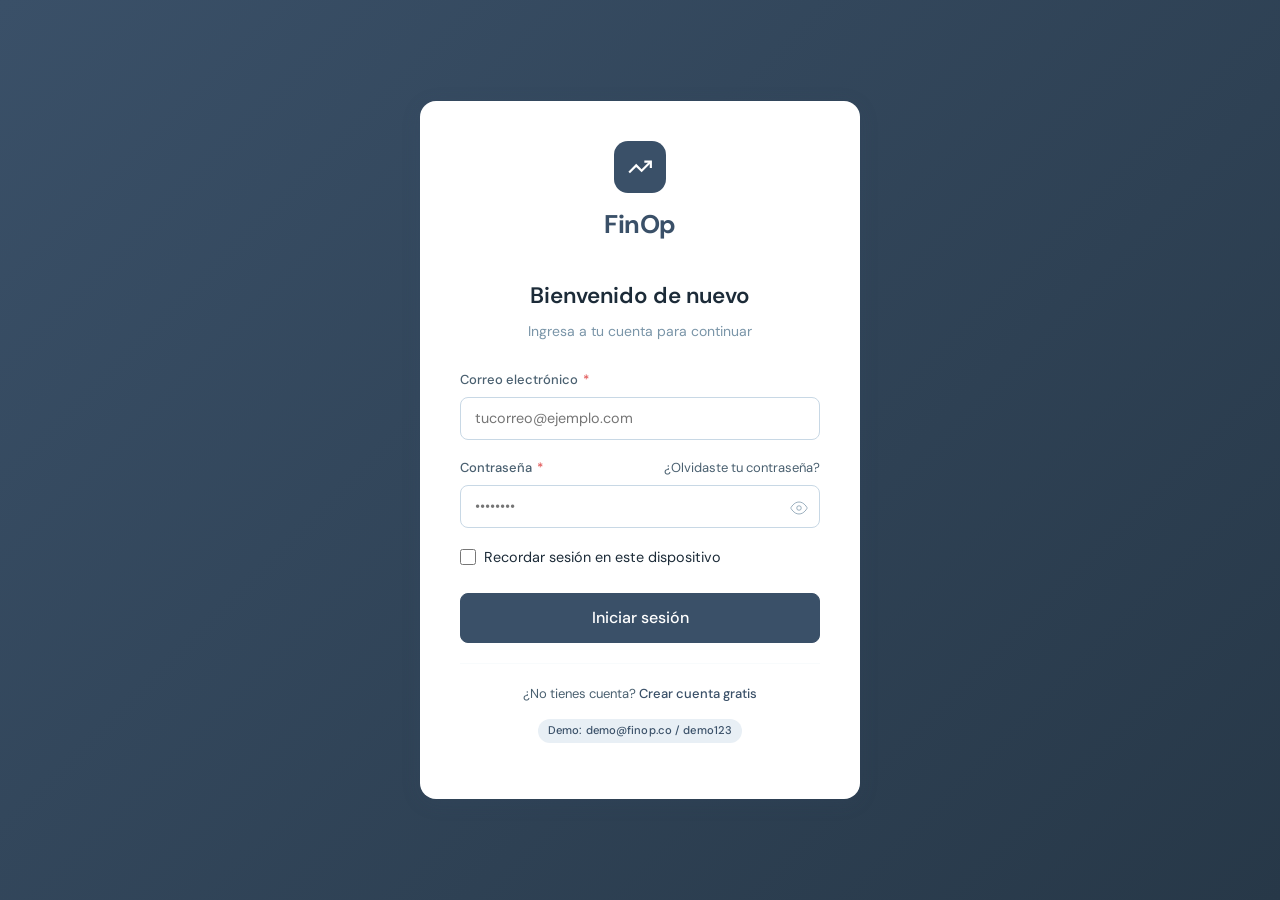
<file: login.html>
<!DOCTYPE html>
<html lang="es">
<head>
  <meta charset="UTF-8"><meta name="viewport" content="width=device-width, initial-scale=1.0">
  <title>FinOp — Iniciar sesión</title>
  <link href="https://cdn.jsdelivr.net/npm/bootstrap@5.3.3/dist/css/bootstrap.min.css" rel="stylesheet">
  <link href="https://fonts.googleapis.com/css2?family=DM+Sans:wght@300;400;500;600&family=DM+Mono:wght@400;500&display=swap" rel="stylesheet">
  <link href="css/finop.css" rel="stylesheet">
</head>
<body>
<div class="fo-auth-wrap">
  <div class="fo-auth-card">
    <div class="fo-auth-logo">
      <div class="fo-auth-logo-icon">
        <svg width="26" height="26" fill="none" stroke="#fff" viewBox="0 0 24 24" stroke-width="2"><polyline points="22 7 13.5 15.5 8.5 10.5 2 17"/><polyline points="16 7 22 7 22 13"/></svg>
      </div>
      <div style="font-size:1.6rem;font-weight:700;color:var(--fo-primary);letter-spacing:-.02em;">FinOp</div>
    </div>
    <div class="fo-auth-title">Bienvenido de nuevo</div>
    <div class="fo-auth-sub">Ingresa a tu cuenta para continuar</div>
    <div class="fo-alert danger hidden" id="login-error" style="margin-bottom:1.25rem;">
      <span class="fo-alert-icon">⚠️</span>
      <div class="fo-alert-text">Correo o contraseña incorrectos. Intenta de nuevo.</div>
    </div>
    <form id="login-form" novalidate>
      <div class="fo-form-group">
        <label class="fo-label-text" for="correo">Correo electrónico <span class="fo-required">*</span></label>
        <input class="fo-input" type="email" id="correo" placeholder="tucorreo@ejemplo.com" autocomplete="email">
        <div class="fo-error-msg">Ingresa un correo válido.</div>
      </div>
      <div class="fo-form-group">
        <div style="display:flex;justify-content:space-between;align-items:center;margin-bottom:.375rem;">
          <label class="fo-label-text" for="contrasena" style="margin:0;">Contraseña <span class="fo-required">*</span></label>
          <a href="#" class="fo-small">¿Olvidaste tu contraseña?</a>
        </div>
        <div style="position:relative;">
          <input class="fo-input" type="password" id="contrasena" placeholder="••••••••" autocomplete="current-password" style="padding-right:2.75rem;">
          <button type="button" id="toggle-pass" title="Mostrar" style="position:absolute;right:.75rem;top:50%;transform:translateY(-50%);background:none;border:none;cursor:pointer;color:var(--fo-text-muted);padding:0;">
            <svg width="18" height="18" fill="none" stroke="currentColor" viewBox="0 0 24 24"><path d="M1 12s4-8 11-8 11 8 11 8-4 8-11 8-11-8-11-8z"/><circle cx="12" cy="12" r="3"/></svg>
          </button>
        </div>
        <div class="fo-error-msg">Ingresa tu contraseña.</div>
      </div>
      <div class="fo-form-group" style="margin-bottom:1.5rem;">
        <label class="fo-check-label"><input type="checkbox" id="recordar"> Recordar sesión en este dispositivo</label>
      </div>
      <button type="submit" class="fo-btn fo-btn-primary fo-btn-lg fo-btn-block" id="btn-login">Iniciar sesión</button>
    </form>
    <hr class="fo-divider">
    <p class="text-center fo-small" style="margin:0;">¿No tienes cuenta? <a href="registro.html" style="font-weight:500;">Crear cuenta gratis</a></p>
    <p class="text-center" style="margin-top:.75rem;">
      <span class="fo-badge fo-badge-info" style="font-size:.7rem;">Demo: demo@finop.co / demo123</span>
    </p>
  </div>
</div>
<script src="js/finop.js"></script>
<script src="js/login.js"></script>
</body></html>
</file>
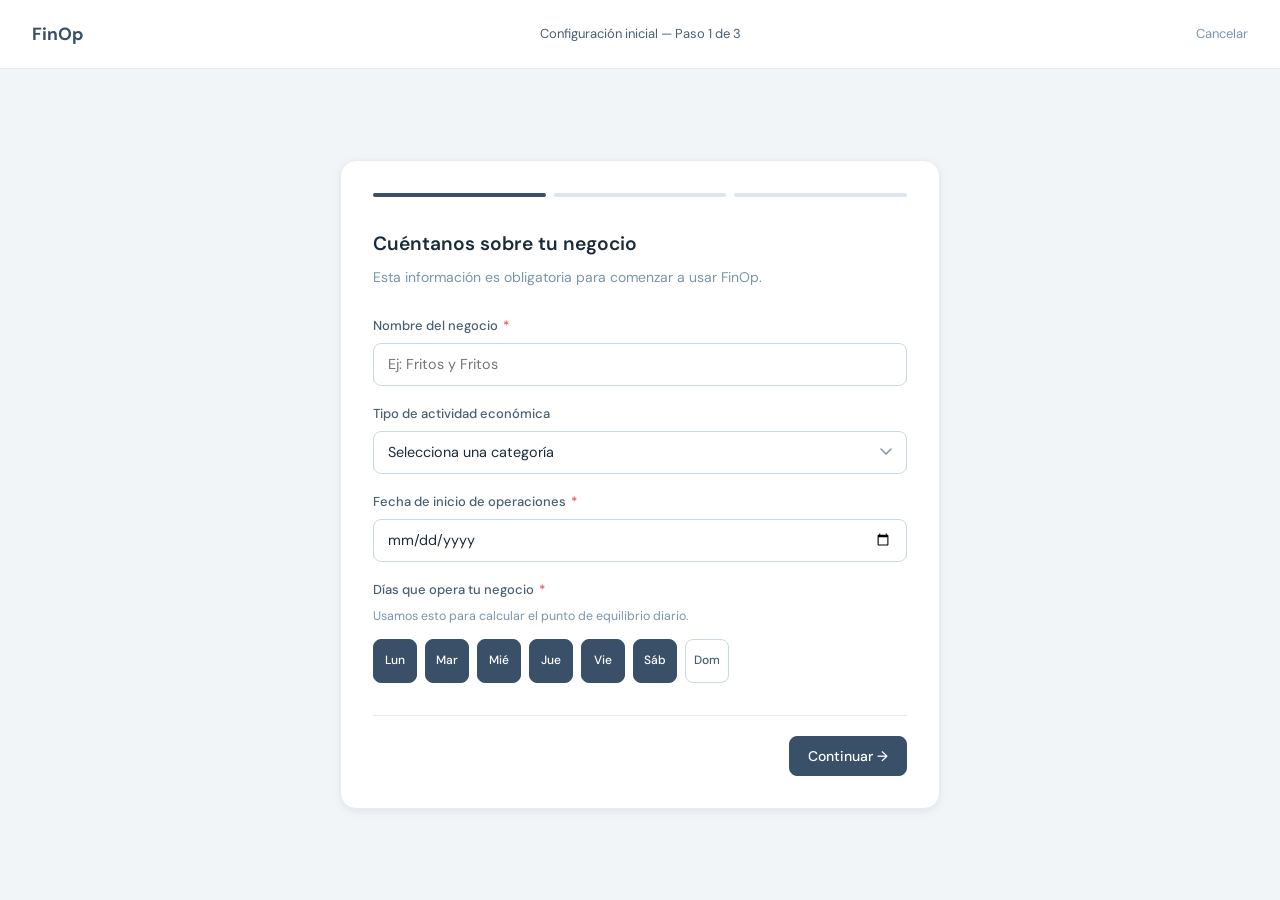
<file: onboarding.html>
<!DOCTYPE html>
<html lang="es">
<head>
  <meta charset="UTF-8"><meta name="viewport" content="width=device-width, initial-scale=1.0">
  <title>FinOp — Configurar negocio</title>
  <link href="https://cdn.jsdelivr.net/npm/bootstrap@5.3.3/dist/css/bootstrap.min.css" rel="stylesheet">
  <link href="https://fonts.googleapis.com/css2?family=DM+Sans:wght@300;400;500;600&family=DM+Mono:wght@400;500&display=swap" rel="stylesheet">
  <link href="css/finop.css" rel="stylesheet">
</head>
<body>
<div class="fo-onboard-wrap">
  <header class="fo-onboard-header">
    <div style="font-size:1.1rem;font-weight:700;color:var(--fo-primary);">FinOp</div>
    <div class="fo-small">Configuración inicial — Paso <span id="step-num">1</span> de 3</div>
    <a href="login.html" class="fo-small" style="color:var(--fo-text-muted);">Cancelar</a>
  </header>
  <div class="fo-onboard-body">
    <div class="fo-onboard-card">
      <div class="fo-step-pills" id="step-pills">
        <div class="fo-step-pill active"></div>
        <div class="fo-step-pill"></div>
        <div class="fo-step-pill"></div>
      </div>

      <!-- Paso 1 -->
      <div class="fo-step-content" id="step-1">
        <div class="fo-onboard-step-title">Cuéntanos sobre tu negocio</div>
        <div class="fo-onboard-step-sub">Esta información es obligatoria para comenzar a usar FinOp.</div>
        <div class="fo-form-group">
          <label class="fo-label-text" for="neg-nombre">Nombre del negocio <span class="fo-required">*</span></label>
          <input class="fo-input" type="text" id="neg-nombre" placeholder="Ej: Fritos y Fritos">
          <div class="fo-error-msg">Ingresa el nombre de tu negocio.</div>
        </div>
        <div class="fo-form-group">
          <label class="fo-label-text" for="neg-actividad">Tipo de actividad económica</label>
          <select class="fo-input fo-select" id="neg-actividad">
            <option value="">Selecciona una categoría</option>
            <option>Alimentos y bebidas</option>
            <option>Comercio al por menor</option>
            <option>Servicios personales</option>
            <option>Manufactura artesanal</option>
            <option>Servicios de transporte</option>
            <option>Salud y belleza</option>
            <option>Otro</option>
          </select>
        </div>
        <div class="fo-form-group">
          <label class="fo-label-text" for="neg-fecha">Fecha de inicio de operaciones <span class="fo-required">*</span></label>
          <input class="fo-input" type="date" id="neg-fecha">
          <div class="fo-error-msg">Selecciona la fecha de inicio.</div>
        </div>
        <div class="fo-form-group" style="margin-bottom:0;">
          <label class="fo-label-text">Días que opera tu negocio <span class="fo-required">*</span></label>
          <div class="fo-hint" style="margin-bottom:.75rem;">Usamos esto para calcular el punto de equilibrio diario.</div>
          <div class="fo-day-check" id="dias-check">
            <div class="fo-day-btn selected" data-day="1">Lun</div>
            <div class="fo-day-btn selected" data-day="2">Mar</div>
            <div class="fo-day-btn selected" data-day="3">Mié</div>
            <div class="fo-day-btn selected" data-day="4">Jue</div>
            <div class="fo-day-btn selected" data-day="5">Vie</div>
            <div class="fo-day-btn selected" data-day="6">Sáb</div>
            <div class="fo-day-btn" data-day="7">Dom</div>
          </div>
          <div class="fo-error-msg" id="dias-error" style="display:none;">Selecciona al menos un día.</div>
        </div>
      </div>

      <!-- Paso 2 -->
      <div class="fo-step-content hidden" id="step-2">
        <div class="fo-onboard-step-title">Agrega tu primer producto o servicio</div>
        <div class="fo-onboard-step-sub">Necesitas al menos uno para realizar cierres de jornada.</div>
        <div id="productos-list" style="margin-bottom:.75rem;"></div>
        <button type="button" class="fo-btn fo-btn-outline fo-btn-sm" id="btn-add-prod">
          <svg width="14" height="14" fill="none" stroke="currentColor" viewBox="0 0 24 24"><line x1="12" y1="5" x2="12" y2="19"/><line x1="5" y1="12" x2="19" y2="12"/></svg>
          Agregar producto
        </button>
        <div class="fo-alert info" style="margin-top:1rem;">
          <span class="fo-alert-icon">ℹ️</span>
          <div class="fo-alert-text">El <strong>costo unitario</strong> debe incluir todos los insumos y materiales que uses para producir este ítem.</div>
        </div>
      </div>

      <!-- Paso 3 -->
      <div class="fo-step-content hidden" id="step-3">
        <div style="display:flex;align-items:center;gap:.75rem;margin-bottom:.25rem;">
          <div class="fo-onboard-step-title" style="margin:0;">Costos fijos del negocio</div>
          <span class="fo-badge fo-badge-neutral">Opcional</span>
        </div>
        <div class="fo-onboard-step-sub">Arriendos, servicios, nómina. El sistema calcula su equivalente diario automáticamente.</div>
        <div id="costos-list" style="margin-bottom:.75rem;"></div>
        <button type="button" class="fo-btn fo-btn-outline fo-btn-sm" id="btn-add-costo">
          <svg width="14" height="14" fill="none" stroke="currentColor" viewBox="0 0 24 24"><line x1="12" y1="5" x2="12" y2="19"/><line x1="5" y1="12" x2="19" y2="12"/></svg>
          Agregar costo fijo
        </button>
        <hr class="fo-divider">
        <div class="fo-card" style="background:var(--fo-info-lt);border-color:var(--fo-surface-dark);">
          <div style="font-size:.875rem;font-weight:500;color:var(--fo-primary);margin-bottom:.375rem;">¿Por qué registrar costos fijos?</div>
          <div class="fo-small">Los necesitamos para calcular el <strong>punto de equilibrio diario</strong>: cuánto debes vender cada día para no perder dinero.</div>
        </div>
      </div>

      <div style="display:flex;justify-content:space-between;align-items:center;margin-top:2rem;padding-top:1.25rem;border-top:1px solid var(--fo-border-light);">
        <button type="button" class="fo-btn fo-btn-ghost" id="btn-back" style="visibility:hidden;">← Atrás</button>
        <button type="button" class="fo-btn fo-btn-primary" id="btn-next">Continuar →</button>
      </div>
    </div>
  </div>
</div>

<!-- Modal producto -->
<div class="fo-modal-overlay hidden" id="modal-prod">
  <div class="fo-modal">
    <div class="fo-modal-header">
      <div class="fo-modal-title" id="modal-prod-title">Agregar producto</div>
      <button class="fo-close-btn" onclick="hideModal('modal-prod')">✕</button>
    </div>
    <div class="fo-modal-body">
      <input type="hidden" id="prod-idx" value="-1">
      <div class="fo-form-group">
        <label class="fo-label-text" for="p-nombre">Nombre <span class="fo-required">*</span></label>
        <input class="fo-input" type="text" id="p-nombre" placeholder="Ej: Arepa de choclo">
        <div class="fo-error-msg">Requerido.</div>
      </div>
      <div class="row g-2">
        <div class="col-6">
          <label class="fo-label-text" for="p-precio">Precio de venta <span class="fo-required">*</span></label>
          <div class="fo-input-prefix"><span class="fo-input-prefix-text">$</span><input class="fo-input" type="number" id="p-precio" placeholder="0" min="0"></div>
          <div class="fo-error-msg" id="p-precio-err">Requerido.</div>
        </div>
        <div class="col-6">
          <label class="fo-label-text" for="p-costo">Costo unitario <span class="fo-required">*</span></label>
          <div class="fo-input-prefix"><span class="fo-input-prefix-text">$</span><input class="fo-input" type="number" id="p-costo" placeholder="0" min="0"></div>
          <div class="fo-error-msg" id="p-costo-err">Requerido.</div>
        </div>
      </div>
      <div class="fo-hint" style="margin-top:.5rem;">Margen estimado: <strong id="margen-prev">—</strong></div>
      <div class="fo-form-group" style="margin-top:1rem;margin-bottom:0;">
        <label class="fo-label-text" for="p-cat">Categoría</label>
        <input class="fo-input" type="text" id="p-cat" placeholder="Ej: Bebidas, Alimentos...">
      </div>
    </div>
    <div class="fo-modal-footer">
      <button class="fo-btn fo-btn-ghost" onclick="hideModal('modal-prod')">Cancelar</button>
      <button class="fo-btn fo-btn-primary" id="btn-save-prod">Guardar</button>
    </div>
  </div>
</div>

<!-- Modal costo fijo -->
<div class="fo-modal-overlay hidden" id="modal-costo">
  <div class="fo-modal">
    <div class="fo-modal-header">
      <div class="fo-modal-title">Agregar costo fijo</div>
      <button class="fo-close-btn" onclick="hideModal('modal-costo')">✕</button>
    </div>
    <div class="fo-modal-body">
      <div class="fo-form-group">
        <label class="fo-label-text" for="c-nombre">Nombre <span class="fo-required">*</span></label>
        <input class="fo-input" type="text" id="c-nombre" placeholder="Ej: Arriendo local">
        <div class="fo-error-msg">Requerido.</div>
      </div>
      <div class="row g-2">
        <div class="col-7">
          <label class="fo-label-text" for="c-valor">Valor <span class="fo-required">*</span></label>
          <div class="fo-input-prefix"><span class="fo-input-prefix-text">$</span><input class="fo-input" type="number" id="c-valor" placeholder="0" min="0"></div>
          <div class="fo-error-msg" id="c-valor-err">Requerido.</div>
        </div>
        <div class="col-5">
          <label class="fo-label-text" for="c-freq">Frecuencia</label>
          <select class="fo-input fo-select" id="c-freq"><option value="mensual">Mensual</option><option value="semanal">Semanal</option><option value="diaria">Diaria</option></select>
        </div>
      </div>
      <div class="fo-hint" style="margin-top:.5rem;">Equivalente diario: <strong id="eq-prev">—</strong></div>
    </div>
    <div class="fo-modal-footer">
      <button class="fo-btn fo-btn-ghost" onclick="hideModal('modal-costo')">Cancelar</button>
      <button class="fo-btn fo-btn-primary" id="btn-save-costo">Guardar</button>
    </div>
  </div>
</div>

<script src="https://cdn.jsdelivr.net/npm/bootstrap@5.3.3/dist/js/bootstrap.bundle.min.js"></script>
<script src="js/finop.js"></script>
<script src="js/onboarding.js"></script>
</body></html>
</file>
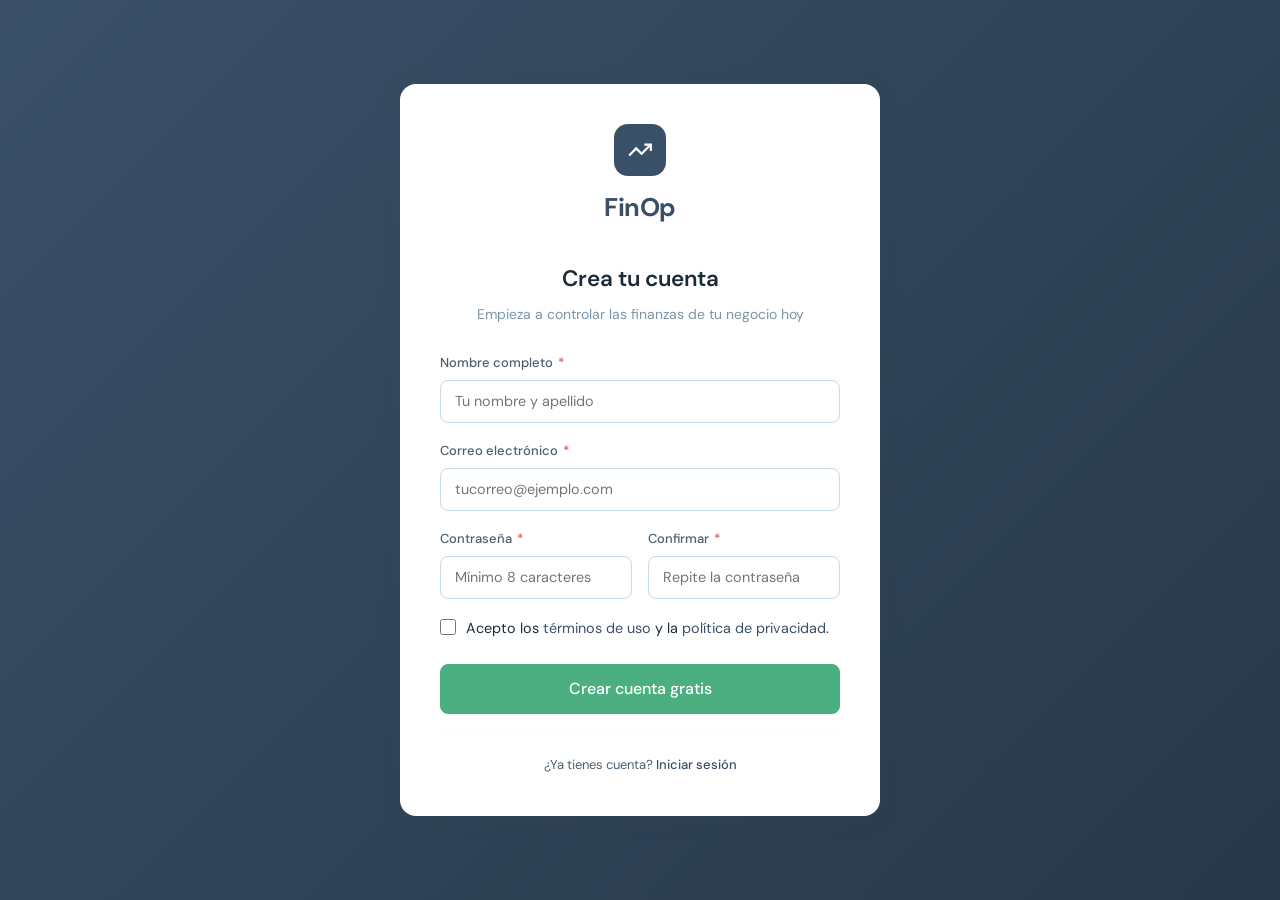
<file: registro.html>
<!DOCTYPE html>
<html lang="es">
<head>
  <meta charset="UTF-8"><meta name="viewport" content="width=device-width, initial-scale=1.0">
  <title>FinOp — Crear cuenta</title>
  <link href="https://cdn.jsdelivr.net/npm/bootstrap@5.3.3/dist/css/bootstrap.min.css" rel="stylesheet">
  <link href="https://fonts.googleapis.com/css2?family=DM+Sans:wght@300;400;500;600&family=DM+Mono:wght@400;500&display=swap" rel="stylesheet">
  <link href="css/finop.css" rel="stylesheet">
</head>
<body>
<div class="fo-auth-wrap">
  <div class="fo-auth-card" style="max-width:480px;">
    <div class="fo-auth-logo">
      <div class="fo-auth-logo-icon"><svg width="26" height="26" fill="none" stroke="#fff" viewBox="0 0 24 24" stroke-width="2"><polyline points="22 7 13.5 15.5 8.5 10.5 2 17"/><polyline points="16 7 22 7 22 13"/></svg></div>
      <div style="font-size:1.6rem;font-weight:700;color:var(--fo-primary);letter-spacing:-.02em;">FinOp</div>
    </div>
    <div class="fo-auth-title">Crea tu cuenta</div>
    <div class="fo-auth-sub">Empieza a controlar las finanzas de tu negocio hoy</div>
    <form id="register-form" novalidate>
      <div class="fo-form-group">
        <label class="fo-label-text" for="nombre">Nombre completo <span class="fo-required">*</span></label>
        <input class="fo-input" type="text" id="nombre" placeholder="Tu nombre y apellido" autocomplete="name">
        <div class="fo-error-msg">Ingresa tu nombre completo.</div>
      </div>
      <div class="fo-form-group">
        <label class="fo-label-text" for="correo">Correo electrónico <span class="fo-required">*</span></label>
        <input class="fo-input" type="email" id="correo" placeholder="tucorreo@ejemplo.com" autocomplete="email">
        <div class="fo-error-msg">Ingresa un correo válido.</div>
      </div>
      <div class="row g-3">
        <div class="col-6">
          <div class="fo-form-group">
            <label class="fo-label-text" for="pass1">Contraseña <span class="fo-required">*</span></label>
            <input class="fo-input" type="password" id="pass1" placeholder="Mínimo 8 caracteres">
            <div class="fo-error-msg" id="pass1-err">Mínimo 8 caracteres.</div>
          </div>
        </div>
        <div class="col-6">
          <div class="fo-form-group">
            <label class="fo-label-text" for="pass2">Confirmar <span class="fo-required">*</span></label>
            <input class="fo-input" type="password" id="pass2" placeholder="Repite la contraseña">
            <div class="fo-error-msg" id="pass2-err">Las contraseñas no coinciden.</div>
          </div>
        </div>
      </div>
      <div id="strength-wrap" style="margin-top:-.5rem;margin-bottom:1rem;display:none;">
        <div class="fo-progress-wrap" style="height:4px;"><div class="fo-progress-bar" id="strength-bar" style="width:0%;transition:width .3s,background .3s;"></div></div>
        <div class="fo-hint" id="strength-lbl"></div>
      </div>
      <div class="fo-form-group" style="margin-bottom:1.5rem;">
        <label class="fo-check-label" style="align-items:flex-start;gap:.625rem;">
          <input type="checkbox" id="terminos" style="margin-top:2px;">
          <span>Acepto los <a href="#">términos de uso</a> y la <a href="#">política de privacidad</a>.</span>
        </label>
        <div class="fo-error-msg" id="term-err" style="display:none;">Debes aceptar los términos.</div>
      </div>
      <button type="submit" class="fo-btn fo-btn-accent fo-btn-lg fo-btn-block" id="btn-reg">Crear cuenta gratis</button>
    </form>
    <hr class="fo-divider">
    <p class="text-center fo-small" style="margin:0;">¿Ya tienes cuenta? <a href="login.html" style="font-weight:500;">Iniciar sesión</a></p>
  </div>
</div>
<script src="js/finop.js"></script>
<script src="js/registro.js"></script>
</body></html>
</file>
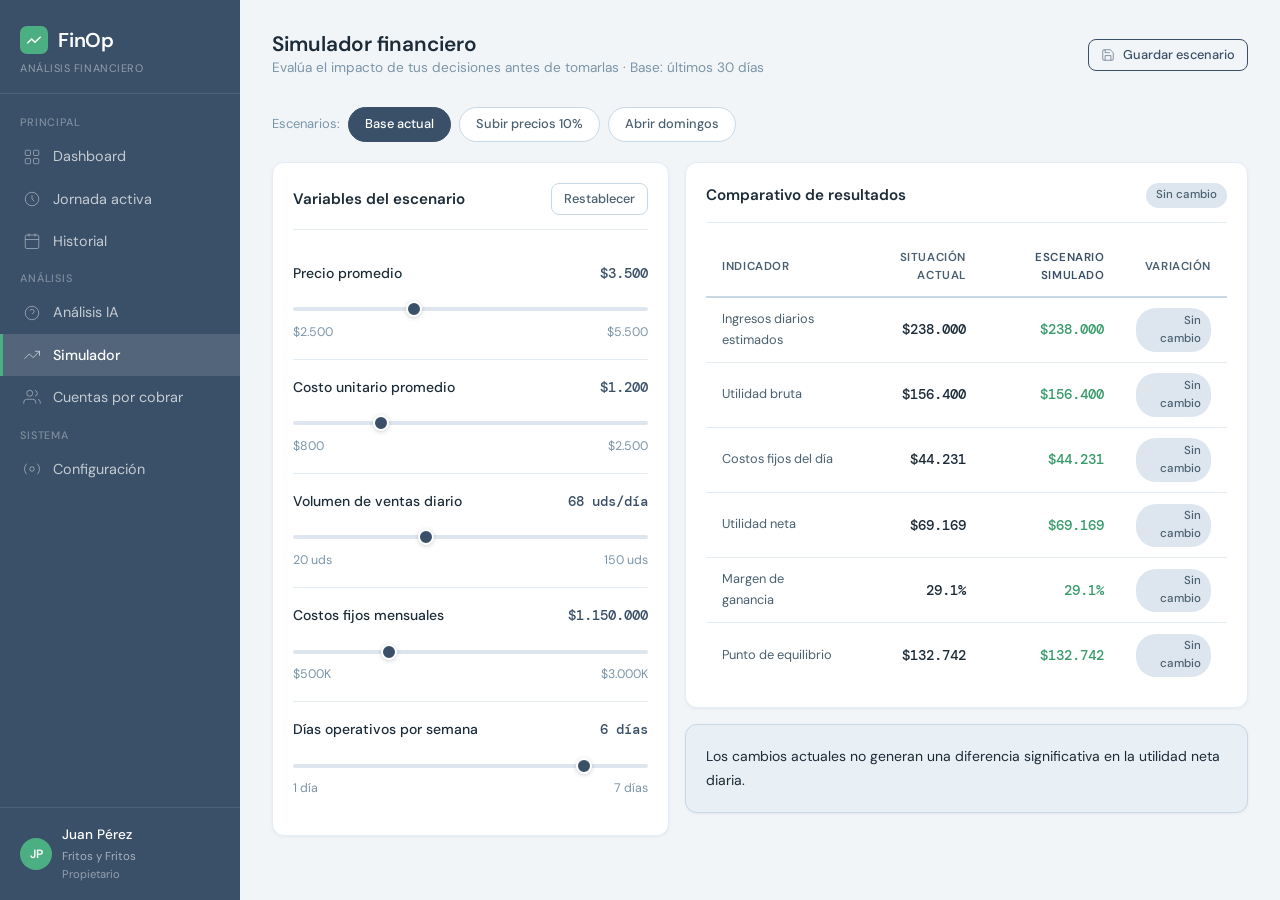
<file: simulador.html>
<!DOCTYPE html>
<html lang="es">
<head>
  <meta charset="UTF-8"><meta name="viewport" content="width=device-width, initial-scale=1.0">
  <title>FinOp — Simulador</title>
  <link href="https://cdn.jsdelivr.net/npm/bootstrap@5.3.3/dist/css/bootstrap.min.css" rel="stylesheet">
  <link href="https://fonts.googleapis.com/css2?family=DM+Sans:wght@300;400;500;600&family=DM+Mono:wght@400;500&display=swap" rel="stylesheet">
  <link href="css/finop.css" rel="stylesheet">
  <link href="css/simulador.css" rel="stylesheet">
</head>
<body>
<div id="sidebar-root"></div>
<main class="fo-main">
  <div class="fo-topbar">
    <div><h1 class="fo-page-title">Simulador financiero</h1><p class="fo-page-sub">Evalúa el impacto de tus decisiones antes de tomarlas · Base: últimos 30 días</p></div>
    <button class="fo-btn fo-btn-outline fo-btn-sm" id="btn-guardar-esc" onclick="guardarEscenario()">
      <svg width="14" height="14" fill="none" stroke="currentColor" viewBox="0 0 24 24"><path d="M19 21H5a2 2 0 0 1-2-2V5a2 2 0 0 1 2-2h11l5 5v11a2 2 0 0 1-2 2z"/><polyline points="17 21 17 13 7 13 7 21"/><polyline points="7 3 7 8 15 8"/></svg>
      Guardar escenario
    </button>
  </div>

  <!-- Escenarios guardados -->
  <div class="escenario-tab" id="escenarios-guardados">
    <span class="fo-small" style="align-self:center;color:var(--fo-text-muted);">Escenarios:</span>
    <button class="esc-btn active" onclick="cargarEscenario('base',this)">Base actual</button>
    <button class="esc-btn" onclick="cargarEscenario('subir-precios',this)">Subir precios 10%</button>
    <button class="esc-btn" onclick="cargarEscenario('abrir-domingo',this)">Abrir domingos</button>
  </div>

  <div class="row g-3">
    <!-- Variables -->
    <div class="col-md-5">
      <div class="fo-card">
        <div class="fo-card-header"><div class="fo-card-title">Variables del escenario</div><button class="fo-btn fo-btn-ghost fo-btn-sm" onclick="resetVariables()">Restablecer</button></div>

        <div class="fo-sim-var">
          <div class="fo-sim-var-header">
            <span class="fo-sim-var-name">Precio promedio</span>
            <span class="fo-sim-var-value" id="v-precio-val">$3.500</span>
          </div>
          <input type="range" class="fo-range" id="v-precio" min="2500" max="5500" step="100" value="3500" oninput="updateSim()">
          <div style="display:flex;justify-content:space-between;" class="fo-hint"><span>$2.500</span><span>$5.500</span></div>
        </div>

        <div class="fo-sim-var">
          <div class="fo-sim-var-header">
            <span class="fo-sim-var-name">Costo unitario promedio</span>
            <span class="fo-sim-var-value" id="v-costo-val">$1.200</span>
          </div>
          <input type="range" class="fo-range" id="v-costo" min="800" max="2500" step="50" value="1200" oninput="updateSim()">
          <div style="display:flex;justify-content:space-between;" class="fo-hint"><span>$800</span><span>$2.500</span></div>
        </div>

        <div class="fo-sim-var">
          <div class="fo-sim-var-header">
            <span class="fo-sim-var-name">Volumen de ventas diario</span>
            <span class="fo-sim-var-value" id="v-vol-val">68 uds/día</span>
          </div>
          <input type="range" class="fo-range" id="v-vol" min="20" max="150" step="1" value="68" oninput="updateSim()">
          <div style="display:flex;justify-content:space-between;" class="fo-hint"><span>20 uds</span><span>150 uds</span></div>
        </div>

        <div class="fo-sim-var">
          <div class="fo-sim-var-header">
            <span class="fo-sim-var-name">Costos fijos mensuales</span>
            <span class="fo-sim-var-value" id="v-fijos-val">$1.165.000</span>
          </div>
          <input type="range" class="fo-range" id="v-fijos" min="500000" max="3000000" step="50000" value="1165000" oninput="updateSim()">
          <div style="display:flex;justify-content:space-between;" class="fo-hint"><span>$500K</span><span>$3.000K</span></div>
        </div>

        <div class="fo-sim-var">
          <div class="fo-sim-var-header">
            <span class="fo-sim-var-name">Días operativos por semana</span>
            <span class="fo-sim-var-value" id="v-dias-val">6 días</span>
          </div>
          <input type="range" class="fo-range" id="v-dias" min="1" max="7" step="1" value="6" oninput="updateSim()">
          <div style="display:flex;justify-content:space-between;" class="fo-hint"><span>1 día</span><span>7 días</span></div>
        </div>
      </div>
    </div>

    <!-- Resultados -->
    <div class="col-md-7">
      <div class="fo-card" style="margin-bottom:1rem;">
        <div class="fo-card-header">
          <div class="fo-card-title">Comparativo de resultados</div>
          <span class="fo-badge fo-badge-info" id="sim-badge">Simulando...</span>
        </div>
        <table class="fo-compare-table" style="width:100%;">
          <thead>
            <tr>
              <th style="text-align:left;">Indicador</th>
              <th class="current" style="text-align:right;">Situación actual</th>
              <th class="simulated" style="text-align:right;">Escenario simulado</th>
              <th style="text-align:right;">Variación</th>
            </tr>
          </thead>
          <tbody id="compare-tbody"></tbody>
        </table>
      </div>

      <!-- Conclusión automática -->
      <div class="fo-card" id="conclusion-card" style="background:var(--fo-info-lt);border-color:var(--fo-surface-dark);">
        <div style="font-size:.875rem;line-height:1.7;color:var(--fo-text);" id="conclusion-text">
          Ajusta las variables para ver el impacto en tu negocio.
        </div>
      </div>
    </div>
  </div>
</main>

<!-- Modal guardar escenario -->
<div class="fo-modal-overlay hidden" id="modal-guardar">
  <div class="fo-modal">
    <div class="fo-modal-header">
      <div class="fo-modal-title">Guardar escenario</div>
      <button class="fo-close-btn" onclick="hideModal('modal-guardar')">✕</button>
    </div>
    <div class="fo-modal-body">
      <div class="fo-form-group" style="margin-bottom:0;">
        <label class="fo-label-text" for="esc-nombre">Nombre del escenario <span class="fo-required">*</span></label>
        <input class="fo-input" type="text" id="esc-nombre" placeholder="Ej: Subir precio arepa + nuevos domingos">
        <div class="fo-error-msg">Ingresa un nombre para el escenario.</div>
      </div>
    </div>
    <div class="fo-modal-footer">
      <button class="fo-btn fo-btn-ghost" onclick="hideModal('modal-guardar')">Cancelar</button>
      <button class="fo-btn fo-btn-primary" onclick="confirmarGuardar()">Guardar</button>
    </div>
  </div>
</div>

<script src="https://cdn.jsdelivr.net/npm/bootstrap@5.3.3/dist/js/bootstrap.bundle.min.js"></script>
<script src="js/finop.js"></script>
<script src="js/simulador.js"></script>
</body></html>
</file>
<file: css/analisis.css>
.diag-section { margin-bottom: 1.25rem; }
.diag-section-title {
  font-size: .72rem;
  font-weight: 600;
  text-transform: uppercase;
  letter-spacing: .06em;
  color: var(--fo-text-muted);
  margin-bottom: .625rem;
}
.diag-item {
  display: flex;
  align-items: flex-start;
  gap: .625rem;
  padding: .5rem 0;
  border-bottom: 1px solid var(--fo-border-light);
  font-size: .875rem;
}
.diag-item:last-child { border-bottom: none; }
.diag-num {
  width: 20px;
  height: 20px;
  border-radius: 50%;
  display: flex;
  align-items: center;
  justify-content: center;
  font-size: .7rem;
  font-weight: 600;
  flex-shrink: 0;
  margin-top: .1rem;
}
.diag-num.danger { background: var(--fo-danger-lt); color: var(--fo-danger); }
.diag-num.warning { background: var(--fo-warning-lt); color: #8a5e0a; }
.diag-num.success { background: var(--fo-success-lt); color: var(--fo-accent-dark); }
.periodo-btn {
  padding: .375rem .75rem;
  border-radius: 20px;
  border: 1.5px solid var(--fo-border);
  background: var(--fo-white);
  font-size: .8rem;
  font-weight: 500;
  cursor: pointer;
  color: var(--fo-text-secondary);
  transition: var(--fo-transition);
}
.periodo-btn.active {
  background: var(--fo-primary);
  border-color: var(--fo-primary);
  color: #fff;
}
</file>
<file: css/cierre.css>
/* Cierre de jornada */
.paso  { display: none; }
.paso.visible { display: block; }

/* Inputs de conteo */
.conteo-input {
  width: 90px; text-align: center;
  padding: .375rem .5rem;
  font-family: var(--fo-font-mono);
}

/* Cajas de diferencia */
.diff-box {
  border-radius: var(--fo-radius-lg);
  padding: 1.125rem;
  text-align: center;
  border: 1.5px solid;
  transition: background .25s, border-color .25s;
}
.diff-box.ok    { background: var(--fo-success-lt); border-color: #a8dfc4; }
.diff-box.small { background: var(--fo-warning-lt); border-color: #f5d89a; }
.diff-box.large { background: var(--fo-danger-lt);  border-color: #f5b8b8; }

.diff-val { font-family: var(--fo-font-mono); font-size: 1.4rem; font-weight: 500; }
.diff-box.ok    .diff-val { color: var(--fo-accent-dark); }
.diff-box.small .diff-val { color: var(--fo-warning); }
.diff-box.large .diff-val { color: var(--fo-danger); }

/* Caja final — input grande */
.caja-big-wrap {
  display: flex; align-items: center;
  border: 2px solid var(--fo-border);
  border-radius: var(--fo-radius-lg);
  max-width: 300px; margin: 0 auto;
  overflow: hidden;
  transition: border-color .18s, box-shadow .18s;
}
.caja-big-wrap:focus-within {
  border-color: var(--fo-primary);
  box-shadow: 0 0 0 3px rgba(58,80,104,.12);
}
.caja-big-wrap.error { border-color: var(--fo-danger); }
.caja-big-wrap.error:focus-within { box-shadow: 0 0 0 3px rgba(224,82,82,.12); }
.caja-big-prefix {
  padding: 1rem 1.125rem;
  background: var(--fo-surface);
  font-size: 1.2rem; font-weight: 600;
  color: var(--fo-primary);
  border-right: 2px solid var(--fo-border);
}
#caja-final-input {
  flex: 1; border: none; outline: none;
  font-size: 1.5rem; font-family: var(--fo-font-mono);
  text-align: right; padding: 1rem;
  background: transparent; color: var(--fo-text);
  width: 0; /* flex takes care of sizing */
}
#caja-error-msg { display: none; color: var(--fo-danger); font-size: .775rem; margin-top: .5rem; text-align: center; }

/* Step card */
.step-card {
  background: var(--fo-white);
  border: 1px solid var(--fo-border-light);
  border-radius: var(--fo-radius-lg);
  padding: 1.125rem 1.5rem;
  margin-bottom: 1.5rem;
  box-shadow: var(--fo-shadow-sm);
}

/* Desglose caja */
.desglose-row {
  display: flex; justify-content: space-between;
  padding: .3rem 0; font-size: .8125rem;
  border-bottom: 1px solid var(--fo-border-light);
}
.desglose-row:last-child { border-bottom: none; }
.desglose-row .lbl { color: var(--fo-text-secondary); }
.desglose-row .val { font-family: var(--fo-font-mono); font-weight: 500; }

/* Summary total destacado */
.fo-summary-row.highlight { background: var(--fo-info-lt); border-radius: var(--fo-radius); padding: .625rem .75rem; margin: .25rem 0; }
.fo-summary-row.highlight .s-label { font-weight: 600; }
.fo-summary-row.highlight .s-value { font-size: 1.05rem; }
</file>
<file: css/jornada-activa.css>
.action-grid {
  display: grid;
  grid-template-columns: 1fr 1fr;
  gap: .75rem;
  margin-bottom: 1.5rem;
}
.action-card {
  background: var(--fo-white);
  border: 1.5px solid var(--fo-border-light);
  border-radius: var(--fo-radius-lg);
  padding: 1rem;
  display: flex;
  flex-direction: column;
  align-items: flex-start;
  gap: .5rem;
  cursor: pointer;
  transition: var(--fo-transition);
}
.action-card:hover {
  border-color: var(--fo-primary);
  box-shadow: var(--fo-shadow);
  transform: translateY(-1px);
}
.action-icon {
  width: 40px;
  height: 40px;
  border-radius: 10px;
  display: flex;
  align-items: center;
  justify-content: center;
  font-size: 1.2rem;
}
.action-label { font-size: .875rem; font-weight: 600; color: var(--fo-text); }
.action-sub { font-size: .775rem; color: var(--fo-text-muted); }
.fab { position: fixed; bottom: 2rem; right: 2rem; z-index: 50; }
.caja-indicator { display: flex; gap: 1rem; flex-wrap: wrap; }
.caja-item { background: var(--fo-surface); border-radius: var(--fo-radius); padding: .5rem .875rem; }
.caja-item-label {
  font-size: .7rem;
  font-weight: 500;
  text-transform: uppercase;
  letter-spacing: .05em;
  color: var(--fo-text-muted);
  margin-bottom: .2rem;
}
.caja-item-value { font-family: var(--fo-font-mono); font-size: .95rem; font-weight: 500; color: var(--fo-primary); }
</file>
<file: css/simulador.css>
.escenario-tab {
  display: flex;
  gap: .5rem;
  margin-bottom: 1.25rem;
  flex-wrap: wrap;
}
.esc-btn {
  padding: .4rem 1rem;
  border-radius: 20px;
  border: 1.5px solid var(--fo-border);
  background: var(--fo-white);
  font-size: .8rem;
  font-weight: 500;
  cursor: pointer;
  color: var(--fo-text-secondary);
  transition: var(--fo-transition);
}
.esc-btn.active {
  background: var(--fo-primary);
  border-color: var(--fo-primary);
  color: #fff;
}
.compare-cell-h {
  text-align: right;
  font-family: var(--fo-font-mono);
  font-size: .875rem;
}
</file>
<file: css/finop.css>
/* ============================================================
   FINOP — Sistema de Diseño v1.0
   Paleta: Niebla Azul | Framework: Bootstrap 5.3
   Tipografía: DM Sans + DM Mono
   ============================================================ */

/* ── Variables ──────────────────────────────────────────── */
:root {
  --fo-primary:        #3A5068;
  --fo-primary-dark:   #273848;
  --fo-primary-light:  #4D6B87;
  --fo-secondary:      #5F7D96;
  --fo-secondary-lt:   #8FAFC4;
  --fo-bg:             #F2F5F8;
  --fo-surface:        #DDE6EE;
  --fo-surface-dark:   #C8D8E5;
  --fo-accent:         #4CAF82;
  --fo-accent-dark:    #389B6A;
  --fo-accent-lt:      #D6F0E3;
  --fo-white:          #FFFFFF;
  --fo-danger:         #E05252;
  --fo-danger-lt:      #FDEAEA;
  --fo-warning:        #E8992A;
  --fo-warning-lt:     #FEF4E4;
  --fo-info-lt:        #E8EFF5;
  --fo-success-lt:     #D6F0E3;
  --fo-text:           #1C2B38;
  --fo-text-secondary: #4A6070;
  --fo-text-muted:     #7A95A8;
  --fo-text-inverted:  #FFFFFF;
  --fo-border:         #C8D8E5;
  --fo-border-light:   #E4EDF4;
  --fo-shadow-sm:      0 1px 3px rgba(58,80,104,.08);
  --fo-shadow:         0 2px 8px rgba(58,80,104,.10);
  --fo-shadow-lg:      0 4px 20px rgba(58,80,104,.14);
  --fo-font:           'DM Sans', sans-serif;
  --fo-font-mono:      'DM Mono', monospace;
  --fo-radius:         8px;
  --fo-radius-lg:      12px;
  --fo-radius-xl:      16px;
  --fo-transition:     all 0.18s ease;
  --fo-sidebar-w:      240px;
}

/* ── Reset ──────────────────────────────────────────────── */
*, *::before, *::after { box-sizing: border-box; }
body {
  font-family: var(--fo-font);
  background: var(--fo-bg);
  color: var(--fo-text);
  font-size: 15px;
  line-height: 1.6;
  -webkit-font-smoothing: antialiased;
}
.hidden { display: none !important; }
a { color: var(--fo-primary); text-decoration: none; }
a:hover { color: var(--fo-primary-dark); text-decoration: underline; }

/* ── Tipografía ─────────────────────────────────────────── */
.fo-display    { font-size:2rem;   font-weight:600; color:var(--fo-primary); letter-spacing:-.02em; line-height:1.2; }
.fo-heading    { font-size:1.35rem;font-weight:600; color:var(--fo-primary); line-height:1.3; }
.fo-subheading { font-size:1.05rem;font-weight:500; color:var(--fo-text); }
.fo-label      { font-size:.75rem; font-weight:500; letter-spacing:.06em; text-transform:uppercase; color:var(--fo-text-muted); }
.fo-muted      { color:var(--fo-text-muted); font-size:.875rem; }
.fo-small      { font-size:.8125rem; color:var(--fo-text-secondary); }
.fo-mono       { font-family:var(--fo-font-mono); font-size:.875rem; }
.fo-amount     { font-family:var(--fo-font-mono); font-size:1.5rem; font-weight:500; color:var(--fo-primary); letter-spacing:-.02em; }
.fo-amount-sm  { font-family:var(--fo-font-mono); font-size:1rem;   font-weight:500; color:var(--fo-primary); }
.fo-page-title { font-size:1.3rem; font-weight:600; color:var(--fo-text); margin:0; }
.fo-page-sub   { font-size:.85rem; color:var(--fo-text-muted); margin:0; }

/* ── Sidebar ────────────────────────────────────────────── */
.fo-sidebar {
  width: var(--fo-sidebar-w);
  min-height: 100vh;
  background: var(--fo-primary);
  position: fixed;
  top:0; left:0;
  display: flex;
  flex-direction: column;
  z-index: 100;
}
.fo-sidebar-brand {
  padding: 1.5rem 1.25rem 1rem;
  border-bottom: 1px solid rgba(255,255,255,.10);
}
.fo-brand-logo {
  display: flex;
  align-items: center;
  gap: .625rem;
  margin-bottom: .25rem;
}
.fo-brand-icon {
  width: 28px; height: 28px;
  background: var(--fo-accent);
  border-radius: 7px;
  display: flex; align-items: center; justify-content: center;
}
.fo-brand-name { font-size:1.25rem; font-weight:600; color:#fff; letter-spacing:-.01em; }
.fo-brand-sub  { font-size:.68rem;  color:rgba(255,255,255,.45); letter-spacing:.05em; text-transform:uppercase; }
.fo-sidebar-nav { padding:.75rem 0; flex:1; overflow-y:auto; }
.fo-nav-section { padding:.5rem 1.25rem .25rem; font-size:.68rem; font-weight:500; letter-spacing:.08em; text-transform:uppercase; color:rgba(255,255,255,.35); }
.fo-nav-item {
  display:flex; align-items:center; gap:.75rem;
  padding:.6rem 1.25rem;
  color:rgba(255,255,255,.70);
  font-size:.9rem; font-weight:400;
  border-left: 3px solid transparent;
  transition: var(--fo-transition);
  cursor:pointer;
}
.fo-nav-item:hover { background:rgba(255,255,255,.07); color:#fff; text-decoration:none; }
.fo-nav-item.active { background:rgba(255,255,255,.12); color:#fff; border-left-color:var(--fo-accent); font-weight:500; }
.fo-nav-icon { width:18px; height:18px; opacity:.8; flex-shrink:0; }
.fo-sidebar-footer { padding:1rem 1.25rem; border-top:1px solid rgba(255,255,255,.10); }
.fo-user-chip { display:flex; align-items:center; gap:.625rem; }
.fo-avatar {
  width:32px; height:32px; border-radius:50%;
  background:var(--fo-accent);
  display:flex; align-items:center; justify-content:center;
  font-size:.75rem; font-weight:600; color:#fff; flex-shrink:0;
}
.fo-avatar-lg { width:40px; height:40px; font-size:.875rem; }
.fo-user-name { font-size:.85rem; font-weight:500; color:#fff; }
.fo-user-role { font-size:.7rem; color:rgba(255,255,255,.45); }
.fo-user-business { font-size:.72rem; color:rgba(255,255,255,.55); margin-top:.1rem; white-space:nowrap; overflow:hidden; text-overflow:ellipsis; max-width:140px; }

/* ── Main layout ────────────────────────────────────────── */
.fo-main { margin-left:var(--fo-sidebar-w); min-height:100vh; padding:2rem; background:var(--fo-bg); }
.fo-topbar { display:flex; align-items:center; justify-content:space-between; margin-bottom:1.75rem; gap:1rem; flex-wrap:wrap; }
.fo-topbar-actions { display:flex; gap:.5rem; align-items:center; }

/* ── Auth layout ────────────────────────────────────────── */
.fo-auth-wrap {
  min-height:100vh;
  background: linear-gradient(135deg, var(--fo-primary) 0%, var(--fo-primary-dark) 100%);
  display:flex; align-items:center; justify-content:center;
  padding:2rem;
}
.fo-auth-card {
  background: var(--fo-white);
  border-radius: var(--fo-radius-xl);
  box-shadow: var(--fo-shadow-lg);
  padding: 2.5rem;
  width: 100%;
  max-width: 440px;
}
.fo-auth-logo { text-align:center; margin-bottom:2rem; }
.fo-auth-logo-icon {
  width:52px; height:52px; background:var(--fo-primary); border-radius:14px;
  display:inline-flex; align-items:center; justify-content:center;
  margin-bottom:.75rem;
}
.fo-auth-title { font-size:1.4rem; font-weight:600; color:var(--fo-text); text-align:center; margin-bottom:.375rem; }
.fo-auth-sub   { font-size:.875rem; color:var(--fo-text-muted); text-align:center; margin-bottom:1.75rem; }

/* ── Cards ──────────────────────────────────────────────── */
.fo-card {
  background: var(--fo-white);
  border: 1px solid var(--fo-border-light);
  border-radius: var(--fo-radius-lg);
  box-shadow: var(--fo-shadow-sm);
  padding: 1.25rem;
}
.fo-chart-card {
  position: relative;
  overflow: hidden;
}
.fo-chart-card canvas {
  display: block;
  width: 100% !important;
  height: 180px !important;
  max-height: 180px;
}
.fo-card-header {
  display:flex; align-items:center; justify-content:space-between;
  margin-bottom:1rem; padding-bottom:.875rem;
  border-bottom:1px solid var(--fo-border-light);
}
.fo-card-title { font-size:.95rem; font-weight:600; color:var(--fo-text); margin:0; }
.fo-card-subtitle { font-size:.8rem; color:var(--fo-text-muted); margin:.125rem 0 0; }

/* KPI */
.fo-kpi {
  background:var(--fo-white);
  border:1px solid var(--fo-border-light);
  border-radius:var(--fo-radius-lg);
  box-shadow:var(--fo-shadow-sm);
  padding:1.125rem 1.25rem;
  position:relative; overflow:hidden;
  transition:var(--fo-transition);
}
.fo-kpi::before { content:''; position:absolute; top:0;left:0;right:0; height:3px; background:var(--fo-primary); border-radius:var(--fo-radius-lg) var(--fo-radius-lg) 0 0; }
.fo-kpi.accent::before  { background:var(--fo-accent); }
.fo-kpi.warning::before { background:var(--fo-warning); }
.fo-kpi.danger::before  { background:var(--fo-danger); }
.fo-kpi:hover { box-shadow:var(--fo-shadow); transform:translateY(-1px); }
.fo-kpi-label { font-size:.72rem; font-weight:500; color:var(--fo-text-muted); text-transform:uppercase; letter-spacing:.05em; margin-bottom:.375rem; }
.fo-kpi-value { font-family:var(--fo-font-mono); font-size:1.5rem; font-weight:500; color:var(--fo-primary); letter-spacing:-.02em; line-height:1.2; }
.fo-kpi-sub   { font-size:.78rem; color:var(--fo-text-muted); margin-top:.375rem; }

/* ── Badges ─────────────────────────────────────────────── */
.fo-badge {
  display:inline-flex; align-items:center; gap:.25rem;
  padding:.2rem .625rem; border-radius:20px;
  font-size:.72rem; font-weight:500; letter-spacing:.01em;
}
.fo-badge-success { background:var(--fo-success-lt); color:var(--fo-accent-dark); }
.fo-badge-danger  { background:var(--fo-danger-lt);  color:var(--fo-danger); }
.fo-badge-warning { background:var(--fo-warning-lt); color:#b5700f; }
.fo-badge-info    { background:var(--fo-info-lt);    color:var(--fo-primary); }
.fo-badge-neutral { background:var(--fo-surface);    color:var(--fo-text-secondary); }
.fo-badge-primary { background:var(--fo-primary);    color:#fff; }

/* ── Status bar ─────────────────────────────────────────── */
.fo-status-bar {
  display:flex; align-items:center; justify-content:space-between;
  padding:.75rem 1.25rem; border-radius:var(--fo-radius-lg);
  margin-bottom:1.5rem; font-size:.875rem; font-weight:500; gap:1rem; flex-wrap:wrap;
}
.fo-status-bar.open   { background:#FEF8EC; border:1px solid #f4d078; color:#8a5e0a; }
.fo-status-bar.closed { background:var(--fo-surface); border:1px solid var(--fo-border); color:var(--fo-text-secondary); }
.fo-status-dot { width:8px; height:8px; border-radius:50%; flex-shrink:0; }
.fo-status-bar.open   .fo-status-dot { background:var(--fo-warning); animation:pulse-dot 2s infinite; }
.fo-status-bar.closed .fo-status-dot { background:var(--fo-text-muted); }
@keyframes pulse-dot { 0%,100%{opacity:1;transform:scale(1)} 50%{opacity:.6;transform:scale(.85)} }

/* ── Alerts ─────────────────────────────────────────────── */
.fo-alert {
  display:flex; align-items:flex-start; gap:.75rem;
  padding:.875rem 1rem; border-radius:var(--fo-radius);
  font-size:.875rem; border-left:3px solid; margin-bottom:.625rem;
}
.fo-alert-icon  { font-size:1rem; flex-shrink:0; margin-top:.05rem; }
.fo-alert-text  { flex:1; color:var(--fo-text); }
.fo-alert-title { font-weight:600; font-size:.85rem; margin-bottom:.1rem; }
.fo-alert.danger  { background:var(--fo-danger-lt);  border-left-color:var(--fo-danger); }
.fo-alert.warning { background:var(--fo-warning-lt); border-left-color:var(--fo-warning); }
.fo-alert.success { background:var(--fo-success-lt); border-left-color:var(--fo-accent); }
.fo-alert.info    { background:var(--fo-info-lt);    border-left-color:var(--fo-primary); }

/* ── Buttons ────────────────────────────────────────────── */
.fo-btn {
  display:inline-flex; align-items:center; gap:.5rem;
  padding:.5rem 1.125rem; border-radius:var(--fo-radius);
  font-family:var(--fo-font); font-size:.875rem; font-weight:500;
  border:1.5px solid transparent; cursor:pointer;
  text-decoration:none; transition:var(--fo-transition); white-space:nowrap;
}
.fo-btn:active { transform:scale(.97); }
.fo-btn:focus  { outline:none; }
.fo-btn-primary { background:var(--fo-primary); color:#fff; border-color:var(--fo-primary); }
.fo-btn-primary:hover { background:var(--fo-primary-dark); border-color:var(--fo-primary-dark); color:#fff; text-decoration:none; }
.fo-btn-accent  { background:var(--fo-accent); color:#fff; border-color:var(--fo-accent); }
.fo-btn-accent:hover { background:var(--fo-accent-dark); border-color:var(--fo-accent-dark); color:#fff; text-decoration:none; }
.fo-btn-outline { background:transparent; color:var(--fo-primary); border-color:var(--fo-primary); }
.fo-btn-outline:hover { background:var(--fo-info-lt); color:var(--fo-primary); text-decoration:none; }
.fo-btn-ghost { background:transparent; color:var(--fo-text-secondary); border-color:var(--fo-border); }
.fo-btn-ghost:hover { background:var(--fo-surface); color:var(--fo-text); text-decoration:none; }
.fo-btn-danger { background:var(--fo-danger); color:#fff; border-color:var(--fo-danger); }
.fo-btn-danger:hover { background:#c43e3e; color:#fff; text-decoration:none; }
.fo-btn-link { background:transparent; border:none; color:var(--fo-primary); padding:.5rem 0; }
.fo-btn-link:hover { color:var(--fo-primary-dark); text-decoration:underline; }
.fo-btn-sm { padding:.3rem .75rem; font-size:.8rem; }
.fo-btn-lg { padding:.7rem 1.5rem; font-size:1rem; }
.fo-btn-block { width:100%; justify-content:center; }
.fo-btn:disabled { opacity:.5; pointer-events:none; }

/* ── Forms ──────────────────────────────────────────────── */
.fo-form-group { margin-bottom:1.125rem; }
.fo-label-text { display:block; font-size:.8125rem; font-weight:500; color:var(--fo-text-secondary); margin-bottom:.375rem; }
.fo-required   { color:var(--fo-danger); margin-left:2px; }
.fo-input {
  width:100%; padding:.5625rem .875rem;
  background:var(--fo-white); border:1.5px solid var(--fo-border);
  border-radius:var(--fo-radius); font-family:var(--fo-font);
  font-size:.9rem; color:var(--fo-text);
  transition:var(--fo-transition); outline:none;
}
input[type="password"]::-ms-reveal,
input[type="password"]::-ms-clear {
  display: none;
}
input[type="password"]::-webkit-credentials-auto-fill-button {
  visibility: hidden;
  pointer-events: none;
}
.fo-input:focus { border-color:var(--fo-primary); box-shadow:0 0 0 3px rgba(58,80,104,.10); }
.fo-input:disabled { background:var(--fo-bg); color:var(--fo-text-muted); cursor:not-allowed; }
.fo-input.is-invalid { border-color:var(--fo-danger); }
.fo-input.is-invalid:focus { box-shadow:0 0 0 3px rgba(224,82,82,.12); }
.fo-input-prefix { display:flex; align-items:center; border:1.5px solid var(--fo-border); border-radius:var(--fo-radius); overflow:hidden; transition:var(--fo-transition); }
.fo-input-prefix:focus-within { border-color:var(--fo-primary); box-shadow:0 0 0 3px rgba(58,80,104,.10); }
.fo-input-prefix-text { padding:.5625rem .75rem; background:var(--fo-surface); color:var(--fo-text-secondary); font-size:.875rem; font-weight:500; border-right:1.5px solid var(--fo-border); white-space:nowrap; }
.fo-input-prefix .fo-input { border:none; box-shadow:none; border-radius:0; }
.fo-input-prefix .fo-input:focus { box-shadow:none; }
.fo-hint       { font-size:.775rem; color:var(--fo-text-muted); margin-top:.3rem; }
.fo-error-msg  { font-size:.775rem; color:var(--fo-danger); margin-top:.3rem; display:none; }
.fo-input.is-invalid ~ .fo-error-msg { display:block; }
.fo-select {
  appearance:none;
  background-image:url("data:image/svg+xml,%3Csvg xmlns='http://www.w3.org/2000/svg' width='12' height='8' viewBox='0 0 12 8'%3E%3Cpath d='M1 1l5 5 5-5' stroke='%237A95A8' stroke-width='1.5' fill='none' stroke-linecap='round'/%3E%3C/svg%3E");
  background-repeat:no-repeat; background-position:right .875rem center;
  padding-right:2.25rem;
}
.fo-textarea { resize:vertical; min-height:80px; }
.fo-check-label { display:flex; align-items:center; gap:.5rem; cursor:pointer; font-size:.9rem; color:var(--fo-text); }
.fo-check-label input[type="checkbox"] { width:16px; height:16px; accent-color:var(--fo-primary); cursor:pointer; }
.fo-day-check { display:flex; gap:.5rem; flex-wrap:wrap; }
.fo-day-btn { display:flex; flex-direction:column; align-items:center; justify-content:center; width:44px; height:44px; border-radius:var(--fo-radius); border:1.5px solid var(--fo-border); background:var(--fo-white); font-size:.75rem; font-weight:500; color:var(--fo-text-secondary); cursor:pointer; transition:var(--fo-transition); user-select:none; }
.fo-day-btn.selected { background:var(--fo-primary); border-color:var(--fo-primary); color:#fff; }
.fo-day-btn:hover:not(.selected) { border-color:var(--fo-primary); color:var(--fo-primary); background:var(--fo-info-lt); }

/* ── Tables ─────────────────────────────────────────────── */
.fo-table-wrap { border-radius:var(--fo-radius-lg); overflow:hidden; border:1px solid var(--fo-border-light); background:var(--fo-white); }
.fo-table { width:100%; border-collapse:collapse; font-size:.875rem; }
.fo-table th { background:var(--fo-surface); padding:.75rem 1rem; font-size:.72rem; font-weight:600; text-transform:uppercase; letter-spacing:.05em; color:var(--fo-text-secondary); text-align:left; border-bottom:1px solid var(--fo-border); white-space:nowrap; }
.fo-table td { padding:.875rem 1rem; border-bottom:1px solid var(--fo-border-light); color:var(--fo-text); vertical-align:middle; }
.fo-table tr:last-child td { border-bottom:none; }
.fo-table tbody tr:hover td { background:var(--fo-bg); }
.fo-table .mono  { font-family:var(--fo-font-mono); font-size:.83rem; }
.fo-table .amount { font-family:var(--fo-font-mono); font-weight:500; color:var(--fo-primary); }
.fo-table .amount.pos { color:var(--fo-accent-dark); }
.fo-table .amount.neg { color:var(--fo-danger); }
.fo-table .muted-row td { color:var(--fo-text-muted); font-style:italic; }

/* ── Progress ───────────────────────────────────────────── */
.fo-progress-wrap { background:var(--fo-surface); border-radius:20px; height:8px; overflow:hidden; }
.fo-progress-bar  { height:100%; border-radius:20px; background:var(--fo-primary); transition:width .4s ease; }
.fo-progress-bar.accent  { background:var(--fo-accent); }
.fo-progress-bar.warning { background:var(--fo-warning); }
.fo-progress-bar.danger  { background:var(--fo-danger); }

/* ── Steps ──────────────────────────────────────────────── */
.fo-steps { display:flex; align-items:center; margin-bottom:2rem; }
.fo-step  { display:flex; align-items:center; flex:1; }
.fo-step-circle { width:32px; height:32px; border-radius:50%; display:flex; align-items:center; justify-content:center; font-size:.8rem; font-weight:600; flex-shrink:0; border:2px solid var(--fo-border); background:var(--fo-white); color:var(--fo-text-muted); transition:var(--fo-transition); }
.fo-step.done   .fo-step-circle { background:var(--fo-accent);  border-color:var(--fo-accent);  color:#fff; }
.fo-step.active .fo-step-circle { background:var(--fo-primary); border-color:var(--fo-primary); color:#fff; }
.fo-step-label { font-size:.72rem; color:var(--fo-text-muted); margin-left:.5rem; white-space:nowrap; }
.fo-step.active .fo-step-label { color:var(--fo-primary); font-weight:500; }
.fo-step.done   .fo-step-label { color:var(--fo-accent-dark); }
.fo-step-line   { flex:1; height:2px; background:var(--fo-border); margin:0 .375rem; }
.fo-step.done   .fo-step-line  { background:var(--fo-accent); }

/* ── Summary rows ───────────────────────────────────────── */
.fo-summary-row { display:flex; justify-content:space-between; align-items:center; padding:.625rem 0; border-bottom:1px solid var(--fo-border-light); font-size:.875rem; }
.fo-summary-row:last-child { border-bottom:none; }
.fo-summary-row .s-label { color:var(--fo-text-secondary); }
.fo-summary-row .s-value { font-family:var(--fo-font-mono); font-weight:500; color:var(--fo-text); }
.fo-summary-row.s-total  { margin-top:.375rem; padding-top:.875rem; border-top:2px solid var(--fo-border); border-bottom:none; }
.fo-summary-row.s-total .s-label { font-weight:600; color:var(--fo-text); font-size:.95rem; }
.fo-summary-row.s-total .s-value { font-size:1.1rem; color:var(--fo-primary); }
.fo-summary-row.s-pos .s-value { color:var(--fo-accent-dark); }
.fo-summary-row.s-neg .s-value { color:var(--fo-danger); }

/* ── Day result ─────────────────────────────────────────── */
.fo-day-result { border-radius:var(--fo-radius-lg); padding:1.125rem 1.25rem; display:flex; align-items:center; gap:1rem; margin-top:1rem; }
.fo-day-result.rentable  { background:var(--fo-success-lt); border:1.5px solid #a8dfc4; }
.fo-day-result.perdida   { background:var(--fo-danger-lt);  border:1.5px solid #f5b8b8; }
.fo-day-result.equilibrio{ background:var(--fo-warning-lt); border:1.5px solid #f5d89a; }
.fo-day-result-icon  { font-size:1.5rem; flex-shrink:0; }
.fo-day-result-title { font-size:.95rem; font-weight:600; }
.fo-day-result.rentable   .fo-day-result-title { color:var(--fo-accent-dark); }
.fo-day-result.perdida    .fo-day-result-title { color:var(--fo-danger); }
.fo-day-result.equilibrio .fo-day-result-title { color:#8a5e0a; }
.fo-day-result-sub { font-size:.825rem; color:var(--fo-text-secondary); margin-top:.125rem; }

/* ── Movement feed ──────────────────────────────────────── */
.fo-movement { display:flex; align-items:center; gap:.875rem; padding:.75rem 0; border-bottom:1px solid var(--fo-border-light); }
.fo-movement:last-child { border-bottom:none; }
.fo-movement-icon { width:36px; height:36px; border-radius:10px; display:flex; align-items:center; justify-content:center; font-size:1rem; flex-shrink:0; }
.fo-movement-icon.gasto   { background:var(--fo-danger-lt); }
.fo-movement-icon.ingreso { background:var(--fo-success-lt); }
.fo-movement-icon.retiro  { background:var(--fo-warning-lt); }
.fo-movement-icon.compra  { background:var(--fo-info-lt); }
.fo-movement-icon.cobro   { background:var(--fo-success-lt); }
.fo-movement-info   { flex:1; min-width:0; }
.fo-movement-desc   { font-size:.875rem; font-weight:500; color:var(--fo-text); white-space:nowrap; overflow:hidden; text-overflow:ellipsis; }
.fo-movement-meta   { font-size:.775rem; color:var(--fo-text-muted); margin-top:.1rem; }
.fo-movement-amount { font-family:var(--fo-font-mono); font-size:.9rem; font-weight:500; white-space:nowrap; }
.fo-movement-amount.neg { color:var(--fo-danger); }
.fo-movement-amount.pos { color:var(--fo-accent-dark); }

/* ── Modal ──────────────────────────────────────────────── */
.fo-modal-overlay { position:fixed; inset:0; background:rgba(28,43,56,.45); display:flex; align-items:center; justify-content:center; z-index:1000; padding:1rem; backdrop-filter:blur(2px); }
.fo-modal { background:var(--fo-white); border-radius:var(--fo-radius-xl); box-shadow:var(--fo-shadow-lg); width:100%; max-width:480px; overflow:hidden; animation:modal-in .18s ease; }
.fo-modal-lg { max-width:620px; }
@keyframes modal-in { from{opacity:0;transform:scale(.96) translateY(8px)} to{opacity:1;transform:scale(1) translateY(0)} }
.fo-modal-header { padding:1.25rem 1.5rem 0; display:flex; align-items:flex-start; justify-content:space-between; gap:1rem; }
.fo-modal-title  { font-size:1.05rem; font-weight:600; color:var(--fo-text); }
.fo-modal-body   { padding:1rem 1.5rem; }
.fo-modal-footer { padding:.75rem 1.5rem 1.25rem; display:flex; gap:.625rem; justify-content:flex-end; }
.fo-close-btn { background:none; border:none; color:var(--fo-text-muted); cursor:pointer; padding:.25rem; border-radius:6px; transition:var(--fo-transition); line-height:1; font-size:1.1rem; }
.fo-close-btn:hover { background:var(--fo-surface); color:var(--fo-text); }
.fo-modal-overlay.hidden { display:none; }

/* ── Chat (Análisis IA) ─────────────────────────────────── */
.fo-chat-wrap { display:flex; flex-direction:column; gap:.875rem; }
.fo-chat-bubble { max-width:80%; padding:.875rem 1rem; border-radius:var(--fo-radius-lg); font-size:.875rem; line-height:1.6; }
.fo-chat-bubble.ai   { background:var(--fo-surface); color:var(--fo-text); border-bottom-left-radius:4px; align-self:flex-start; }
.fo-chat-bubble.user { background:var(--fo-primary); color:#fff; border-bottom-right-radius:4px; align-self:flex-end; }
.fo-chat-input-wrap { display:flex; gap:.625rem; margin-top:1rem; padding-top:1rem; border-top:1px solid var(--fo-border-light); }
.fo-chat-sender { font-size:.72rem; font-weight:500; color:var(--fo-text-muted); margin-bottom:.25rem; }
.fo-typing-dot { display:inline-block; width:6px; height:6px; border-radius:50%; background:var(--fo-text-muted); animation:typing .8s infinite; }
.fo-typing-dot:nth-child(2) { animation-delay:.15s; }
.fo-typing-dot:nth-child(3) { animation-delay:.3s; }
@keyframes typing { 0%,80%,100%{opacity:.3;transform:translateY(0)} 40%{opacity:1;transform:translateY(-4px)} }

/* ── Simulator sliders ──────────────────────────────────── */
.fo-sim-var { padding:1rem 0; border-bottom:1px solid var(--fo-border-light); }
.fo-sim-var:last-child { border-bottom:none; }
.fo-sim-var-header { display:flex; justify-content:space-between; align-items:center; margin-bottom:.625rem; }
.fo-sim-var-name  { font-size:.875rem; font-weight:500; color:var(--fo-text); }
.fo-sim-var-value { font-family:var(--fo-font-mono); font-size:.875rem; font-weight:500; color:var(--fo-primary); }
.fo-range {
  width:100%; height:4px; appearance:none;
  background:var(--fo-surface); border-radius:2px; outline:none; cursor:pointer;
}
.fo-range::-webkit-slider-thumb { appearance:none; width:16px; height:16px; border-radius:50%; background:var(--fo-primary); cursor:pointer; border:2px solid #fff; box-shadow:0 1px 4px rgba(58,80,104,.25); }
.fo-range::-moz-range-thumb { width:16px; height:16px; border-radius:50%; background:var(--fo-primary); cursor:pointer; border:2px solid #fff; }

/* ── Compare table (Simulador) ──────────────────────────── */
.fo-compare-table { width:100%; border-collapse:collapse; font-size:.875rem; }
.fo-compare-table th { padding:.625rem 1rem; font-size:.72rem; font-weight:600; text-transform:uppercase; letter-spacing:.05em; color:var(--fo-text-secondary); border-bottom:2px solid var(--fo-border); }
.fo-compare-table th.current  { color:var(--fo-text-secondary); }
.fo-compare-table th.simulated{ color:var(--fo-primary); }
.fo-compare-table td { padding:.625rem 1rem; border-bottom:1px solid var(--fo-border-light); color:var(--fo-text); }
.fo-compare-table td.mono { font-family:var(--fo-font-mono); font-weight:500; }
.fo-compare-table td.simulated { color:var(--fo-primary); font-weight:500; }
.fo-compare-table td.better { color:var(--fo-accent-dark); font-weight:500; }
.fo-compare-table td.worse  { color:var(--fo-danger); font-weight:500; }
.fo-compare-table tr:last-child td { border-bottom:none; }
.fo-compare-table .row-label { color:var(--fo-text-secondary); font-size:.8rem; }

/* ── Onboarding ─────────────────────────────────────────── */
.fo-onboard-wrap { min-height:100vh; background:var(--fo-bg); display:flex; flex-direction:column; }
.fo-onboard-header { background:var(--fo-white); border-bottom:1px solid var(--fo-border-light); padding:1.25rem 2rem; display:flex; align-items:center; justify-content:space-between; }
.fo-onboard-body { flex:1; display:flex; align-items:center; justify-content:center; padding:2rem; }
.fo-onboard-card { background:var(--fo-white); border:1px solid var(--fo-border-light); border-radius:var(--fo-radius-xl); box-shadow:var(--fo-shadow); width:100%; max-width:600px; padding:2rem; }
.fo-onboard-step-title { font-size:1.2rem; font-weight:600; color:var(--fo-text); margin-bottom:.375rem; }
.fo-onboard-step-sub { font-size:.875rem; color:var(--fo-text-muted); margin-bottom:1.75rem; }
.fo-step-pills { display:flex; gap:.5rem; margin-bottom:2rem; }
.fo-step-pill { height:4px; border-radius:2px; flex:1; background:var(--fo-surface); transition:var(--fo-transition); }
.fo-step-pill.done   { background:var(--fo-accent); }
.fo-step-pill.active { background:var(--fo-primary); }

/* ── Divider ────────────────────────────────────────────── */
.fo-divider { border:none; border-top:1px solid var(--fo-border-light); margin:1.25rem 0; }
.fo-divider-text { display:flex; align-items:center; gap:1rem; margin:1.25rem 0; }
.fo-divider-text::before, .fo-divider-text::after { content:''; flex:1; height:1px; background:var(--fo-border-light); }
.fo-divider-text span { font-size:.8rem; color:var(--fo-text-muted); white-space:nowrap; }

/* ── Tabs ───────────────────────────────────────────────── */
.fo-tabs { display:flex; border-bottom:2px solid var(--fo-border-light); margin-bottom:1.5rem; gap:0; overflow-x:auto; }
.fo-tab { padding:.625rem 1.25rem; font-size:.875rem; font-weight:500; color:var(--fo-text-muted); border-bottom:2px solid transparent; margin-bottom:-2px; cursor:pointer; white-space:nowrap; transition:var(--fo-transition); background:none; border-top:none; border-left:none; border-right:none; }
.fo-tab:hover { color:var(--fo-text); }
.fo-tab.active { color:var(--fo-primary); border-bottom-color:var(--fo-primary); }
.fo-tab-content { display:none; }
.fo-tab-content.active { display:block; }

/* ── Utilities ──────────────────────────────────────────── */
.fo-empty { text-align:center; padding:3rem 1rem; color:var(--fo-text-muted); }
.fo-empty-icon { font-size:2.5rem; margin-bottom:.75rem; opacity:.5; }
.fo-empty-text { font-size:.875rem; }
.fo-skeleton { background:linear-gradient(90deg,var(--fo-surface) 25%,var(--fo-border-light) 50%,var(--fo-surface) 75%); background-size:200% 100%; animation:skeleton 1.5s infinite; border-radius:var(--fo-radius); height:16px; }
@keyframes skeleton { 0%{background-position:200% 0} 100%{background-position:-200% 0} }
.fo-spin { animation:spin 1s linear infinite; }
@keyframes spin { to{transform:rotate(360deg)} }
.text-pos { color:var(--fo-accent-dark) !important; }
.text-neg { color:var(--fo-danger) !important; }
.text-warn{ color:var(--fo-warning) !important; }
.bg-surface { background:var(--fo-surface) !important; }

/* ── Responsive ─────────────────────────────────────────── */
@media (max-width:768px) {
  :root { --fo-sidebar-w:0px; }
  .fo-sidebar { transform:translateX(-100%); }
  .fo-sidebar.open { transform:translateX(0); }
  .fo-main { margin-left:0; padding:1rem; }
  .fo-kpi-value { font-size:1.25rem; }
  .fo-steps .fo-step-label { display:none; }
}
</file>
